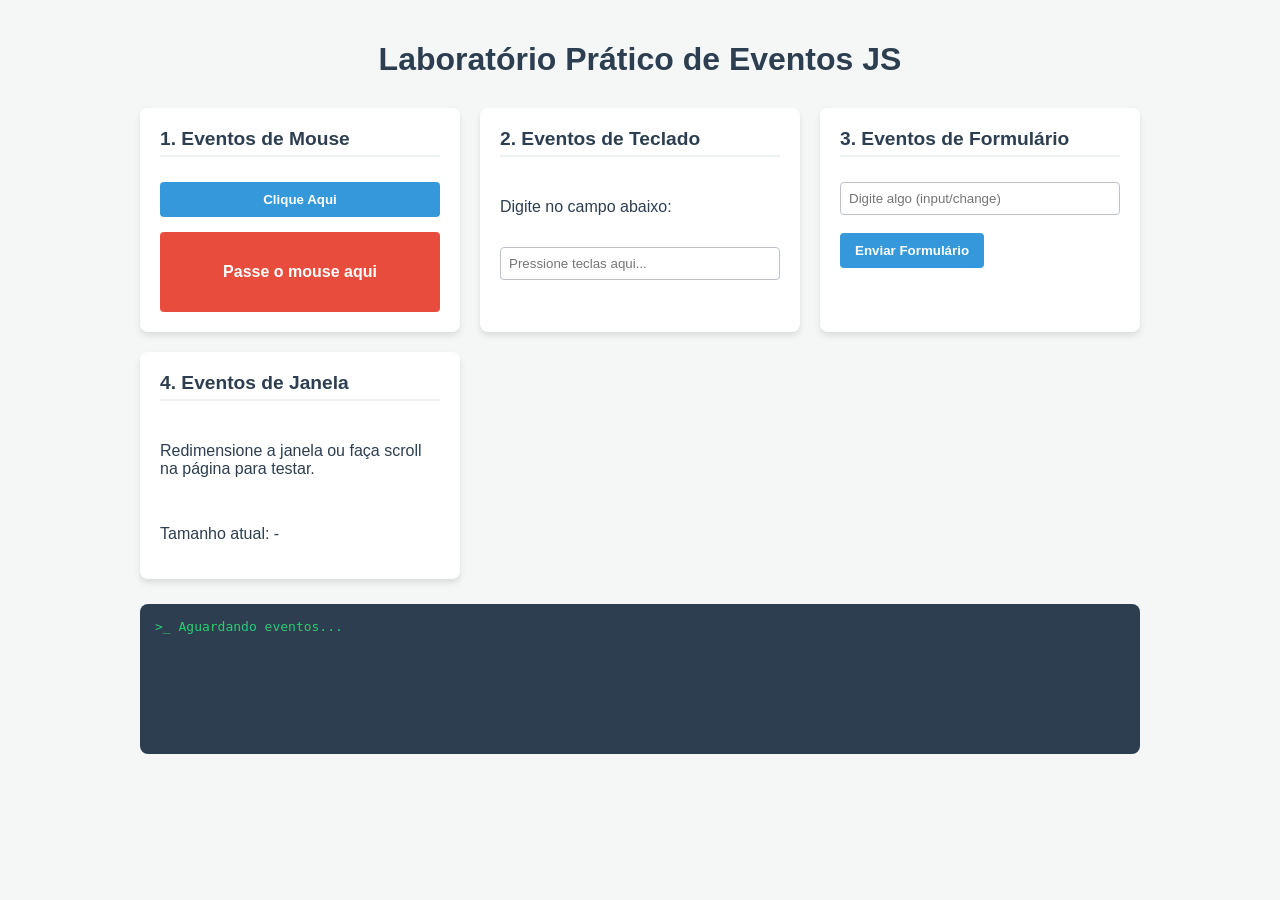
<file: Missao 110/index.html>
<!DOCTYPE html>
<html lang="pt-BR">

<head>
    <meta charset="UTF-8">
    <meta name="viewport" content="width=device-width, initial-scale=1.0">
    <title>Laboratório de Eventos JavaScript</title>
    <!-- Vinculação do arquivo CSS externo -->
    <link rel="stylesheet" href="css/style.css">
</head>

<body>

    <h1>Laboratório Prático de Eventos JS</h1>

    <div class="container">

        <!-- 1. EVENTOS DE MOUSE -->
        <div class="card">
            <h2>1. Eventos de Mouse</h2>
            <button id="btn-clique">Clique Aqui</button>
            <div id="area-mouse" class="box-teste">Passe o mouse aqui</div>
        </div>

        <!-- 2. EVENTOS DE TECLADO -->
        <div class="card">
            <h2>2. Eventos de Teclado</h2>
            <p>Digite no campo abaixo:</p>
            <input type="text" id="campo-teclado" placeholder="Pressione teclas aqui...">
        </div>

        <!-- 3. EVENTOS DE FORMULÁRIO -->
        <div class="card">
            <h2>3. Eventos de Formulário</h2>
            <form id="meu-formulario">
                <input type="text" id="campo-input" placeholder="Digite algo (input/change)" required>
                <br><br>
                <input type="submit" id="campo-envio" value="Enviar Formulário">
            </form>
        </div>

        <!-- 4. EVENTOS DE JANELA / PÁGINA -->
        <div class="card">
            <h2>4. Eventos de Janela</h2>
            <p>Redimensione a janela ou faça scroll na página para testar.</p>
            <p id="info-janela">Tamanho atual: -</p>
        </div>

    </div>

    <!-- PAINEL DE LOGS PARA VER OS RESULTADOS EM TEMPO REAL -->
    <div id="log-painel">
        <div>&gt;_ Aguardando eventos...</div>
    </div>

    <!-- Vinculação do arquivo JavaScript externo (no final do body) -->
    <script src="js/script.js"></script>
</body>

</html>
</file>
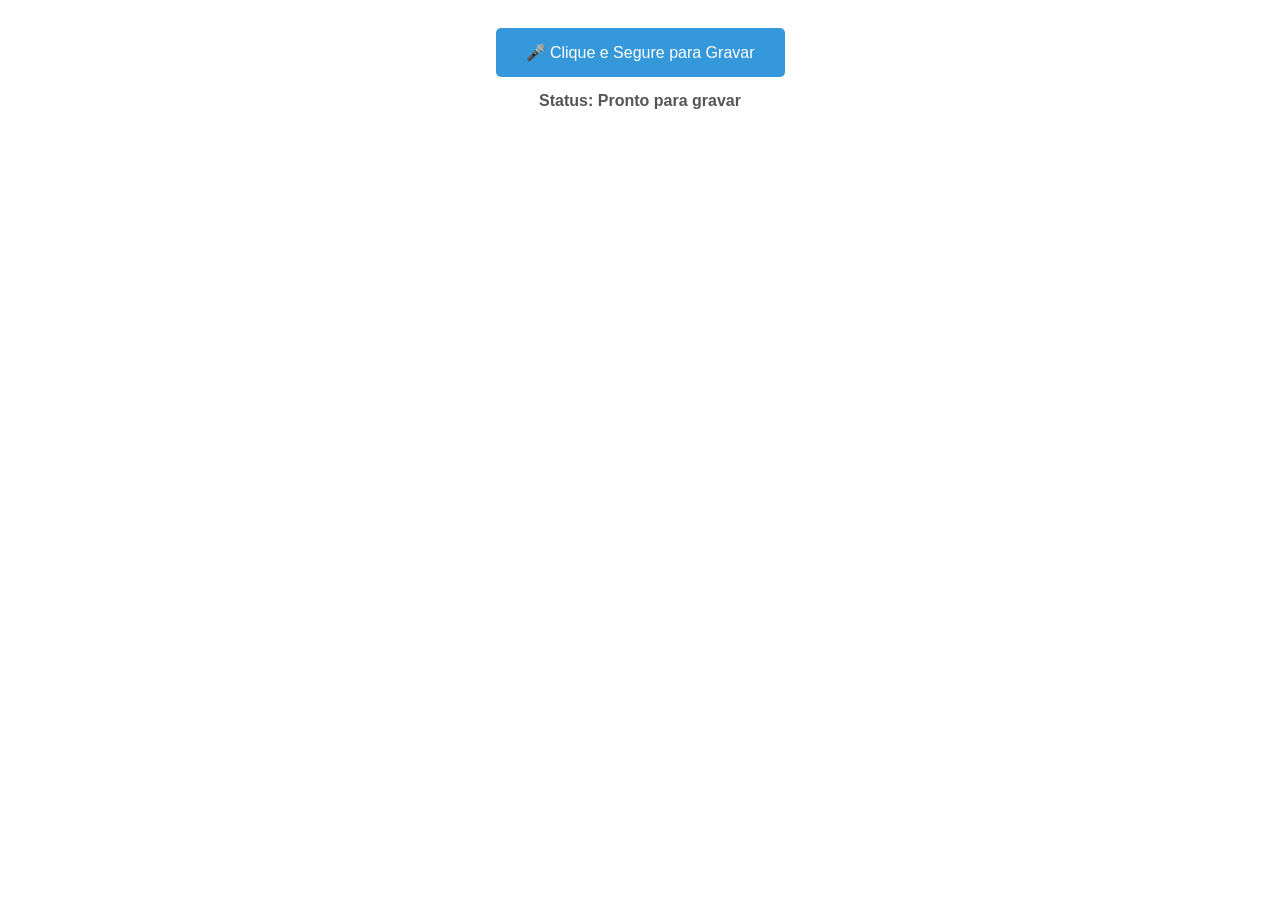
<file: missao 111/index.html>
<!DOCTYPE html>
<html lang="pt-BR">
<head>
    <meta charset="UTF-8">
    <meta name="viewport" content="width=device-width, initial-scale=1.0">
    <title>Simulador de Gravador de Áudio</title>
    <link rel="stylesheet" href="css/style.css">
</head>
<body>

    <div class="container-gravador">
        
        <!-- Botão que para clicar em gravar -->
        <button id="btn-gravador">
            🎤 Clique e Segure para Gravar
        </button>

        <!-- Elemento visual para mostrar o status -->
        <p id="status-gravacao">
            Status: Pronto para gravar
        </p>

    </div>

    <script src="js/script.js"></script>

</body>
</html>
</file>
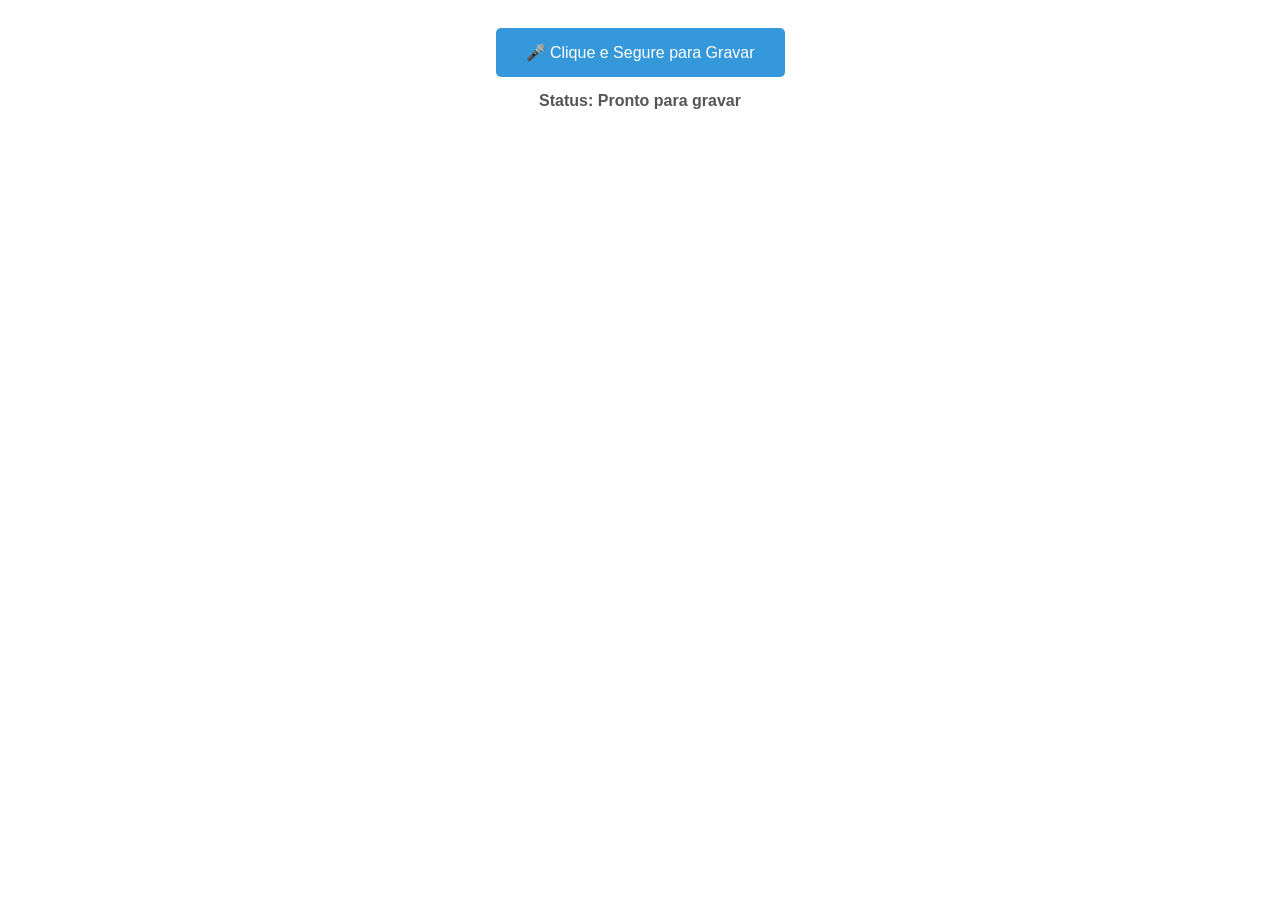
<file: missao 112/index.html>
<!DOCTYPE html>
<html lang="pt-BR">
<head>
    <meta charset="UTF-8">
    <meta name="viewport" content="width=device-width, initial-scale=1.0">
    <title>Simulador de Gravador de Áudio</title>
    <link rel="stylesheet" href="css/style.css">
    <link rel="manifest" href="manifest.json">
</head>
<body>

    <div class="container-gravador">
        
        <!-- Botão que para clicar em gravar -->
        <button id="btn-gravador">
            🎤 Clique e Segure para Gravar
        </button>

        <!-- Elemento visual para mostrar o status -->
        <p id="status-gravacao">
            Status: Pronto para gravar
        </p>

        <!-- Inserir essa linha para ouvir a própria  gravação após soltar-->
        <audio id="player-audio" controls style="margin-top: 15px; display: none;"></audio>

    </div>

    <script src="js/script.js"></script>

</body>
</html>
</file>
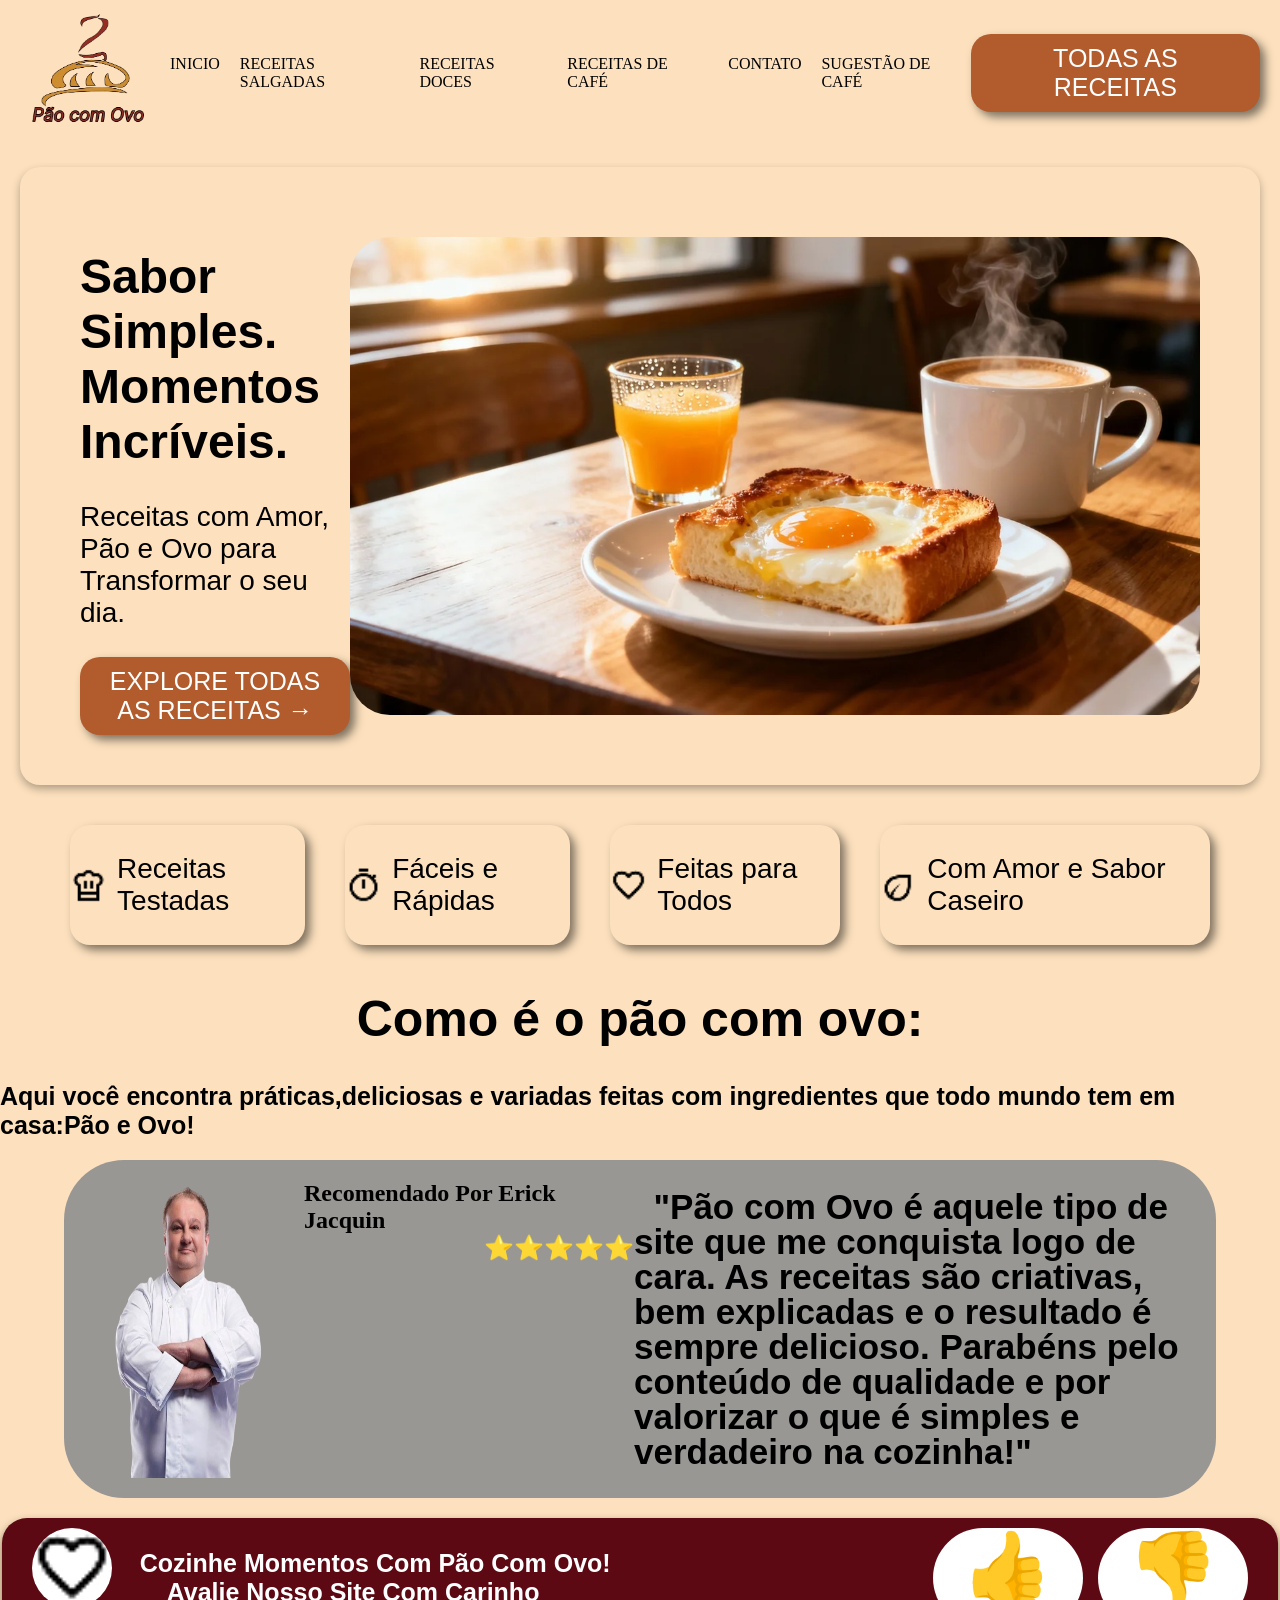
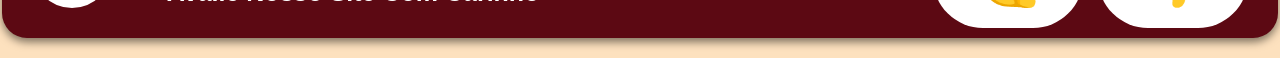
<file: missao 114/index.html>
<!DOCTYPE html>
<html lang="pt-br">

<head>
    <meta charset="UTF-8">
    <meta name="viewport" content="width=device-width, initial-scale=1.0">
    <title>Bread With Egg Two</title>
    <link rel="stylesheet" href="css/style.css">
    <link rel="icon" type="image/png" sizes="32x32" href="imagens/egg.png">


</head>

<body>
    <header>
        <img src="imagens/pãocomovo2.png" alt="Pão com Ovo" class="logo">

        <nav>
            <a href="index.html">INICIO</a>
            <a href="receitassalgadas.html">RECEITAS SALGADAS</a>
            <a href="receitasdoces.html">RECEITAS DOCES</a>
            <a href="receitascafe.html">RECEITAS DE CAFÉ</a>
            <a href="contato.html">CONTATO</a>
            <a href="sugestao.html">SUGESTÃO DE CAFÉ</a>

            
        </nav>
        <button class="btn">
            <a href="todas.html">TODAS AS RECEITAS</a>
        </button>
    </header>
    <main>
        <div class="texto">
            <h1> Sabor Simples. Momentos Incríveis.</h1>
            <p> Receitas com Amor, Pão e Ovo para Transformar o seu dia.</p>
            <button class="btn">
                <a href="todas.html"> EXPLORE TODAS AS RECEITAS → </a>
            </button>
        </div>
        <img src="imagens\pãocafeovolaranja.jpg" alt="pãocomtudo"
            class="secondimg">
    </main>

    <section class="icones">

        <div class="item">

            <img style box src="imagens\chef.png">

            <p>Receitas Testadas</p>

        </div>

        <div class="item">

            <img src="imagens\time.png">

            <p>Fáceis e Rápidas</p>

        </div>

        <div class="item">

            <img src="imagens\coraçau.png">

            <p>Feitas para Todos</p>

        </div>

        <div class="item">

            <img src="imagens\folha.png">

            <p>Com Amor e Sabor Caseiro</p>

        </div>

    </section>
    <h1 class="apresentacao">Como é o pão com ovo:</h1>
    <h2 class="apresentacao2">Aqui você encontra práticas,deliciosas e variadas feitas com ingredientes que todo mundo
        tem em casa:Pão e Ovo!</h2>

    <div class="avaliação">
        <img src="imagens/CHEF-FRANCÊS-ERICK-JACQUIN-removebg-preview.png" alt="Jacquin" class="jacquin">
        <h2 class="avaliacao-texto">Recomendado Por Erick
            Jacquin<br>&nbsp&nbsp&nbsp&nbsp&nbsp&nbsp&nbsp&nbsp&nbsp&nbsp&nbsp&nbsp&nbsp&nbsp&nbsp&nbsp&nbsp&nbsp&nbsp&nbsp&nbsp&nbsp&nbsp&nbsp&nbsp&nbsp&nbsp&nbsp&nbsp&nbsp⭐⭐⭐⭐⭐
        </h2>
        <h2 class="avaliacao-texto2">&nbsp "Pão com Ovo é aquele tipo de site que me conquista logo de cara. As receitas
            são criativas, bem explicadas e o resultado é sempre delicioso. Parabéns pelo conteúdo de qualidade e por
            valorizar o que é simples e verdadeiro na cozinha!"</h2>
    </div>



    <div class="feedback">
        <div class="bolabranca">
            <img src="imagens/coraçau.png" alt="Coração" class="coração">
        </div>
        <h2 class="feedback-texto"> &nbsp&nbsp&nbsp&nbspCozinhe Momentos Com Pão Com Ovo!<br>&nbsp&nbsp&nbsp&nbsp&nbsp&nbsp&nbsp&nbspAvalie Nosso Site Com Carinho</h2>

    <div class="botoes">
    <input type="radio" name="avaliacao" id="like">
    <label for="like">👍</label>

    <input type="radio" name="avaliacao" id="dislike">
    <label for="dislike">👎</label>
    </div>
        </div>
</body>

</html>
</file>
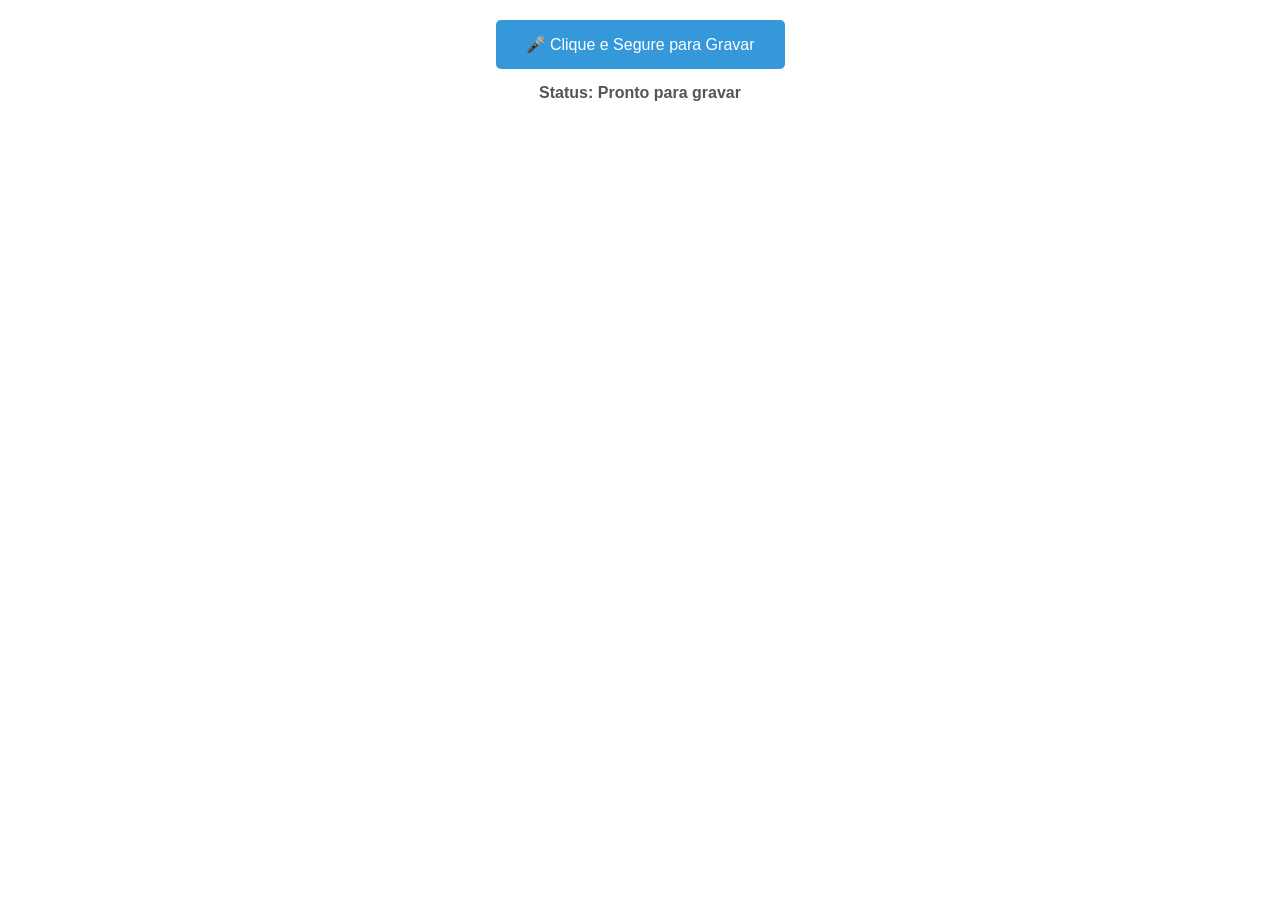
<file: missao 115/index.html>
<!DOCTYPE html>
<html lang="pt-BR">
<head>
    <meta charset="UTF-8">
    <meta name="viewport" content="width=device-width, initial-scale=1.0">
    <title>Simulador de Gravador de Áudio</title>
    <link rel="stylesheet" href="css/style.css">
    <link rel="manifest" href="manifest.webmanifest">
</head>
<body>

    <div class="container-gravador">
        
        <!-- Botão que para clicar em gravar -->
        <button id="btn-gravador">
            🎤 Clique e Segure para Gravar
        </button>

        <!-- Elemento visual para mostrar o status -->
        <p id="status-gravacao">
            Status: Pronto para gravar
        </p>

        <!-- Inserir essa linha para ouvir a própria  gravação após soltar-->
        <audio id="player-audio" controls style="margin-top: 15px; display: none;"></audio>


    </div>

    <script src="js/script.js"></script>

</body>
</html>
</file>
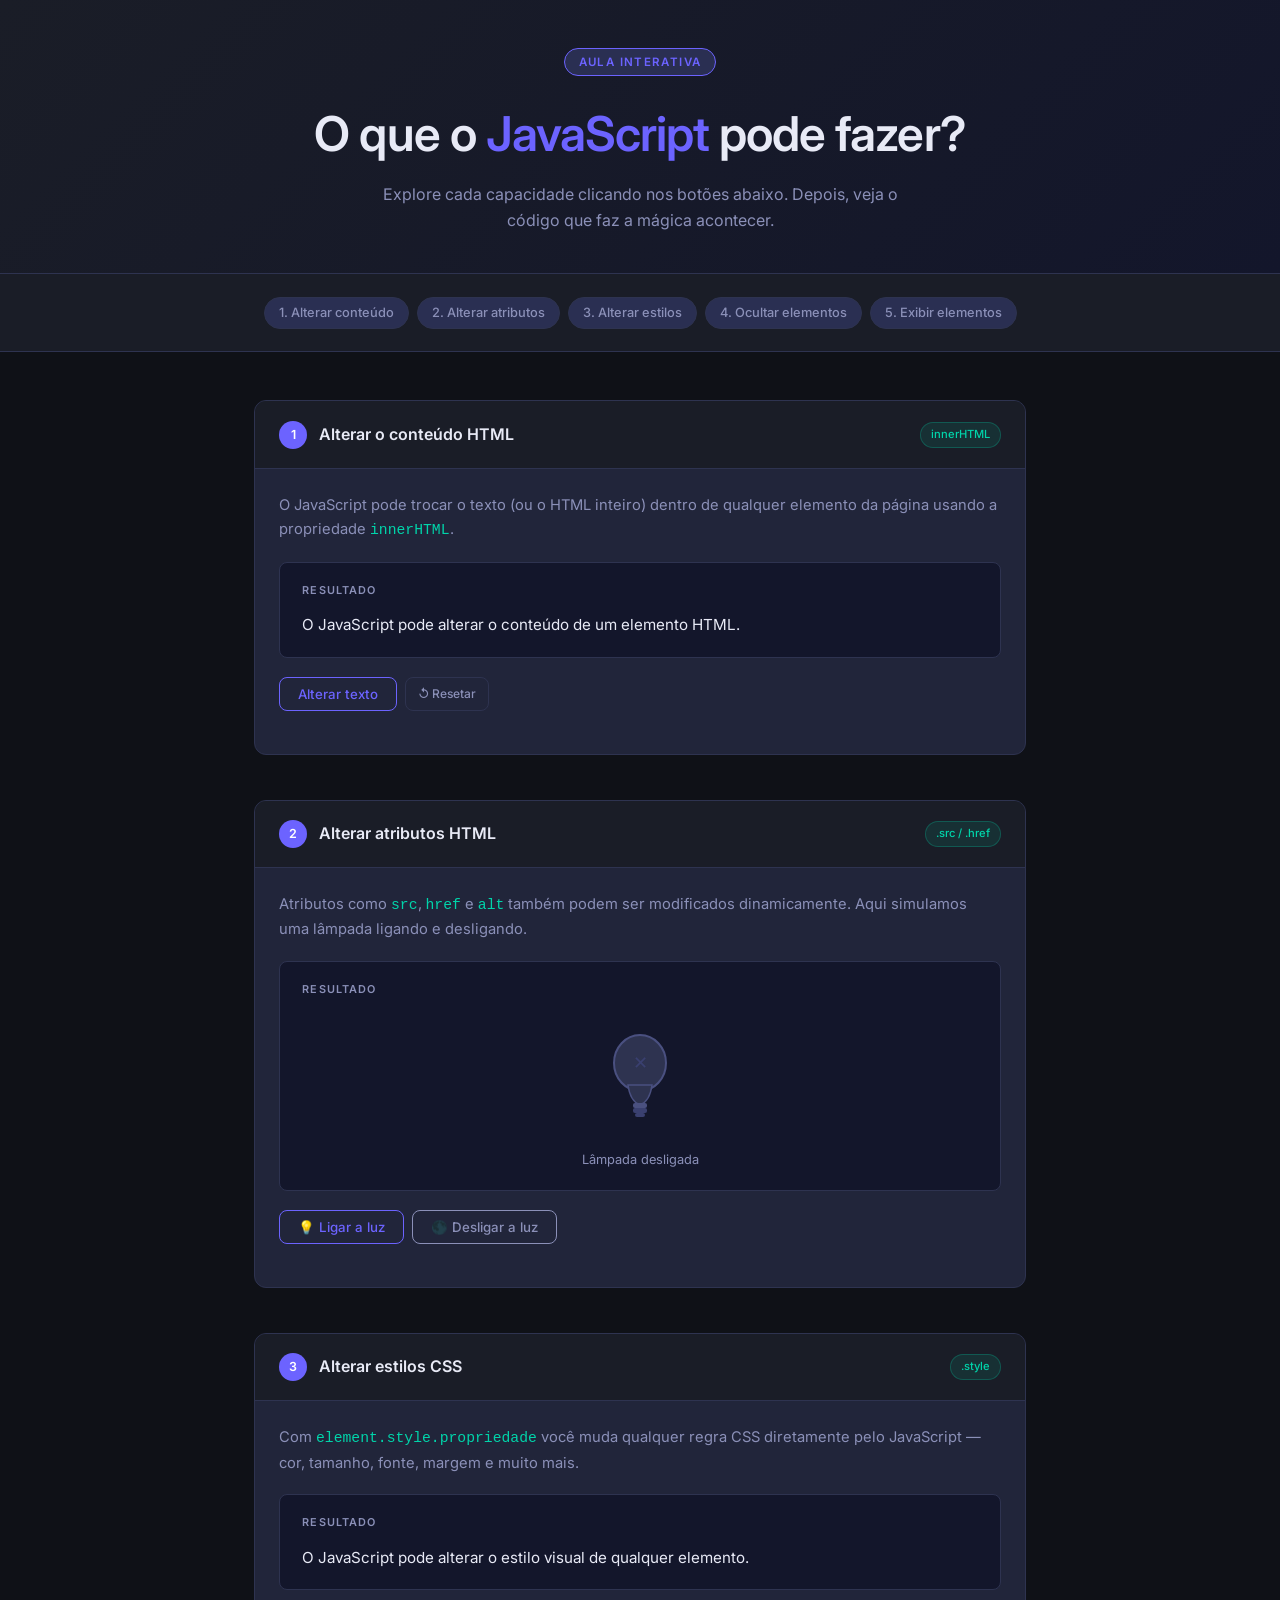
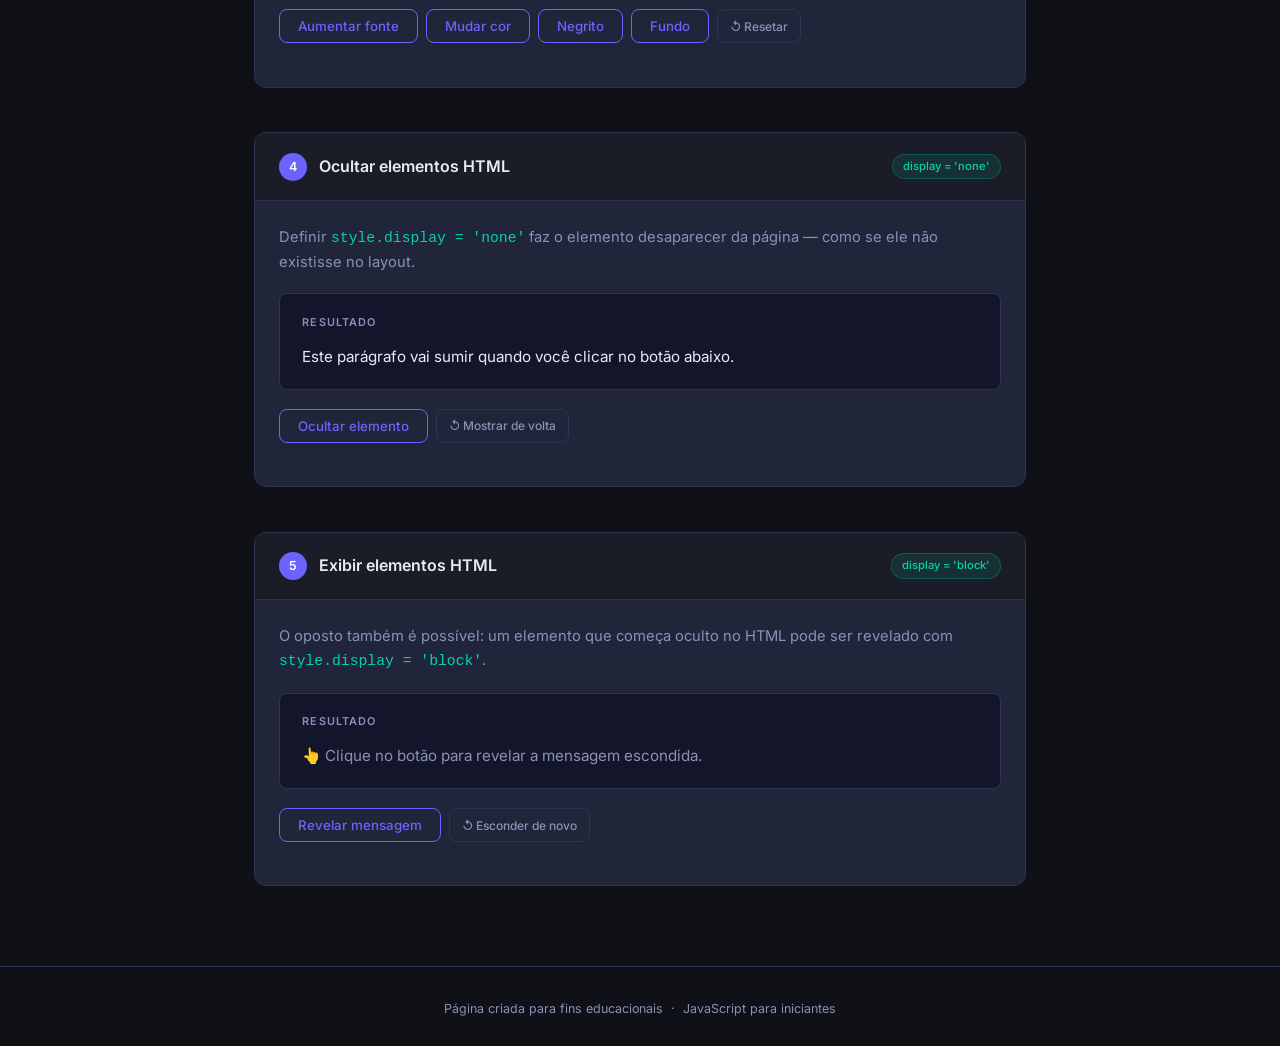
<file: missao 116/index.html>
<!DOCTYPE html>
<html lang="pt-BR">
<head>
  <meta charset="UTF-8">
  <meta name="viewport" content="width=device-width, initial-scale=1.0">
  <title>O que o JavaScript pode fazer?</title>
  <link rel="stylesheet" href="estilo.css">
</head>
<body>

<header>
  <div class="badge">Aula interativa</div>
  <h1>O que o <span>JavaScript</span> pode fazer?</h1>
  <p>Explore cada capacidade clicando nos botões abaixo. Depois, veja o código que faz a mágica acontecer.</p>
</header>

<nav>
  <a href="#s1">1. Alterar conteúdo</a>
  <a href="#s2">2. Alterar atributos</a>
  <a href="#s3">3. Alterar estilos</a>
  <a href="#s4">4. Ocultar elementos</a>
  <a href="#s5">5. Exibir elementos</a>
</nav>

<main>

  <!-- ── 1. ALTERAR CONTEÚDO ── -->
  <section class="section" id="s1">
    <div class="section-header">
      <div class="number">1</div>
      <h2>Alterar o conteúdo HTML</h2>
      <span class="chip">innerHTML</span>
    </div>
    <div class="section-body">
      <p class="desc">
        O JavaScript pode trocar o texto (ou o HTML inteiro) dentro de qualquer elemento da página usando a propriedade <code style="color:var(--accent2)">innerHTML</code>.
      </p>
      <div class="demo">
        <div class="demo-label">Resultado</div>
        <p id="demo1">O JavaScript pode alterar o conteúdo de um elemento HTML.</p>
      </div>
      <div class="btn-row">
        <button id="botao-alterar-texto">Alterar texto</button>
        <button class="reset" id="botao-resetar-demo1">↺ Resetar</button>
      </div>
    </div>
  </section>

  <!-- ── 2. ALTERAR ATRIBUTOS ── -->
  <section class="section" id="s2">
    <div class="section-header">
      <div class="number">2</div>
      <h2>Alterar atributos HTML</h2>
      <span class="chip">.src / .href</span>
    </div>
    <div class="section-body">
      <p class="desc">
        Atributos como <code style="color:var(--accent2)">src</code>, <code style="color:var(--accent2)">href</code> e <code style="color:var(--accent2)">alt</code> também podem ser modificados dinamicamente. Aqui simulamos uma lâmpada ligando e desligando.
      </p>
      <div class="demo">
        <div class="demo-label">Resultado</div>
        <div class="lamp-wrap">
          <div id="lamp" class="lamp-svg">
            <!-- Lâmpada DESLIGADA -->
            <svg id="lamp-off" viewBox="0 0 80 120" xmlns="http://www.w3.org/2000/svg">
              <ellipse cx="40" cy="50" rx="26" ry="28" fill="#2e3350" stroke="#4a5080" stroke-width="2"/>
              <path d="M28 72 Q30 88 40 92 Q50 88 52 72 Z" fill="#2e3350" stroke="#4a5080" stroke-width="1.5"/>
              <rect x="33" y="90" width="14" height="5" rx="2" fill="#4a5080"/>
              <rect x="33" y="95" width="14" height="5" rx="2" fill="#3a4070"/>
              <rect x="35" y="100" width="10" height="4" rx="2" fill="#3a4070"/>
              <text x="40" y="56" text-anchor="middle" font-size="18" fill="#3a4070">✕</text>
            </svg>
            <!-- Lâmpada LIGADA -->
            <svg id="lamp-on" viewBox="0 0 80 120" xmlns="http://www.w3.org/2000/svg" style="display:none">
              <ellipse cx="40" cy="50" rx="26" ry="28" fill="#fffacd" stroke="#f0c040" stroke-width="2"/>
              <path d="M28 72 Q30 88 40 92 Q50 88 52 72 Z" fill="#ffe88a" stroke="#f0c040" stroke-width="1.5"/>
              <rect x="33" y="90" width="14" height="5" rx="2" fill="#c0a020"/>
              <rect x="33" y="95" width="14" height="5" rx="2" fill="#b09010"/>
              <rect x="35" y="100" width="10" height="4" rx="2" fill="#b09010"/>
              <text x="40" y="58" text-anchor="middle" font-size="20" fill="#f0c040">★</text>
              <line x1="40" y1="16" x2="40" y2="8"  stroke="#f0c040" stroke-width="2" stroke-linecap="round"/>
              <line x1="62" y1="24" x2="68" y2="18" stroke="#f0c040" stroke-width="2" stroke-linecap="round"/>
              <line x1="18" y1="24" x2="12" y2="18" stroke="#f0c040" stroke-width="2" stroke-linecap="round"/>
              <line x1="68" y1="46" x2="76" y2="46" stroke="#f0c040" stroke-width="2" stroke-linecap="round"/>
              <line x1="12" y1="46" x2="4"  y2="46" stroke="#f0c040" stroke-width="2" stroke-linecap="round"/>
            </svg>
          </div>
          <span id="lamp-status" style="font-size:0.8rem;color:var(--muted)">Lâmpada desligada</span>
        </div>
      </div>
      <div class="btn-row">
        <button id="botao-ligar">💡 Ligar a luz</button>
        <button class="secondary" id="botao-desligar">🌑 Desligar a luz</button>
      </div>
    </div>
  </section>

  <!-- ── 3. ALTERAR ESTILOS ── -->
  <section class="section" id="s3">
    <div class="section-header">
      <div class="number">3</div>
      <h2>Alterar estilos CSS</h2>
      <span class="chip">.style</span>
    </div>
    <div class="section-body">
      <p class="desc">
        Com <code style="color:var(--accent2)">element.style.propriedade</code> você muda qualquer regra CSS diretamente pelo JavaScript — cor, tamanho, fonte, margem e muito mais.
      </p>
      <div class="demo">
        <div class="demo-label">Resultado</div>
        <p id="demo3" class="texto-demonstracao3">O JavaScript pode alterar o estilo visual de qualquer elemento.</p>
      </div>
      <div class="btn-row">
        <button id="botao-aumentar-fonte">Aumentar fonte</button>
        <button id="botao-mudar-cor">Mudar cor</button>
        <button id="botao-negrito">Negrito</button>
        <button id="botao-fundo">Fundo</button>
        <button class="reset" id="botao-resetar-demo3">↺ Resetar</button>
      </div>
    </div>
  </section>

  <!-- ── 4. OCULTAR ── -->
  <section class="section" id="s4">
    <div class="section-header">
      <div class="number">4</div>
      <h2>Ocultar elementos HTML</h2>
      <span class="chip">display = 'none'</span>
    </div>
    <div class="section-body">
      <p class="desc">
        Definir <code style="color:var(--accent2)">style.display = 'none'</code> faz o elemento desaparecer da página — como se ele não existisse no layout.
      </p>
      <div class="demo">
        <div class="demo-label">Resultado</div>
        <p id="demo4">Este parágrafo vai sumir quando você clicar no botão abaixo.</p>
      </div>
      <div class="btn-row">
        <button id="botao-ocultar">Ocultar elemento</button>
        <button class="reset" id="botao-mostrar">↺ Mostrar de volta</button>
      </div>
    </div>
  </section>

  <!-- ── 5. EXIBIR ── -->
  <section class="section" id="s5">
    <div class="section-header">
      <div class="number">5</div>
      <h2>Exibir elementos HTML</h2>
      <span class="chip">display = 'block'</span>
    </div>
    <div class="section-body">
      <p class="desc">
        O oposto também é possível: um elemento que começa oculto no HTML pode ser revelado com <code style="color:var(--accent2)">style.display = 'block'</code>.
      </p>
      <div class="demo">
        <div class="demo-label">Resultado</div>
        <p id="demo5-hint" class="dica-demonstracao5">👆 Clique no botão para revelar a mensagem escondida.</p>
        <p id="hidden-text" class="texto-escondido">🎉 Olá! Eu estava escondido no código HTML o tempo todo!</p>
      </div>
      <div class="btn-row">
        <button id="botao-revelar">Revelar mensagem</button>
        <button class="reset" id="botao-esconder">↺ Esconder de novo</button>
      </div>
    </div>
  </section>

</main>

<footer>
  Página criada para fins educacionais &nbsp;·&nbsp; JavaScript para iniciantes
</footer>

<script src="script.js"></script>
</body>
</html>
</file>
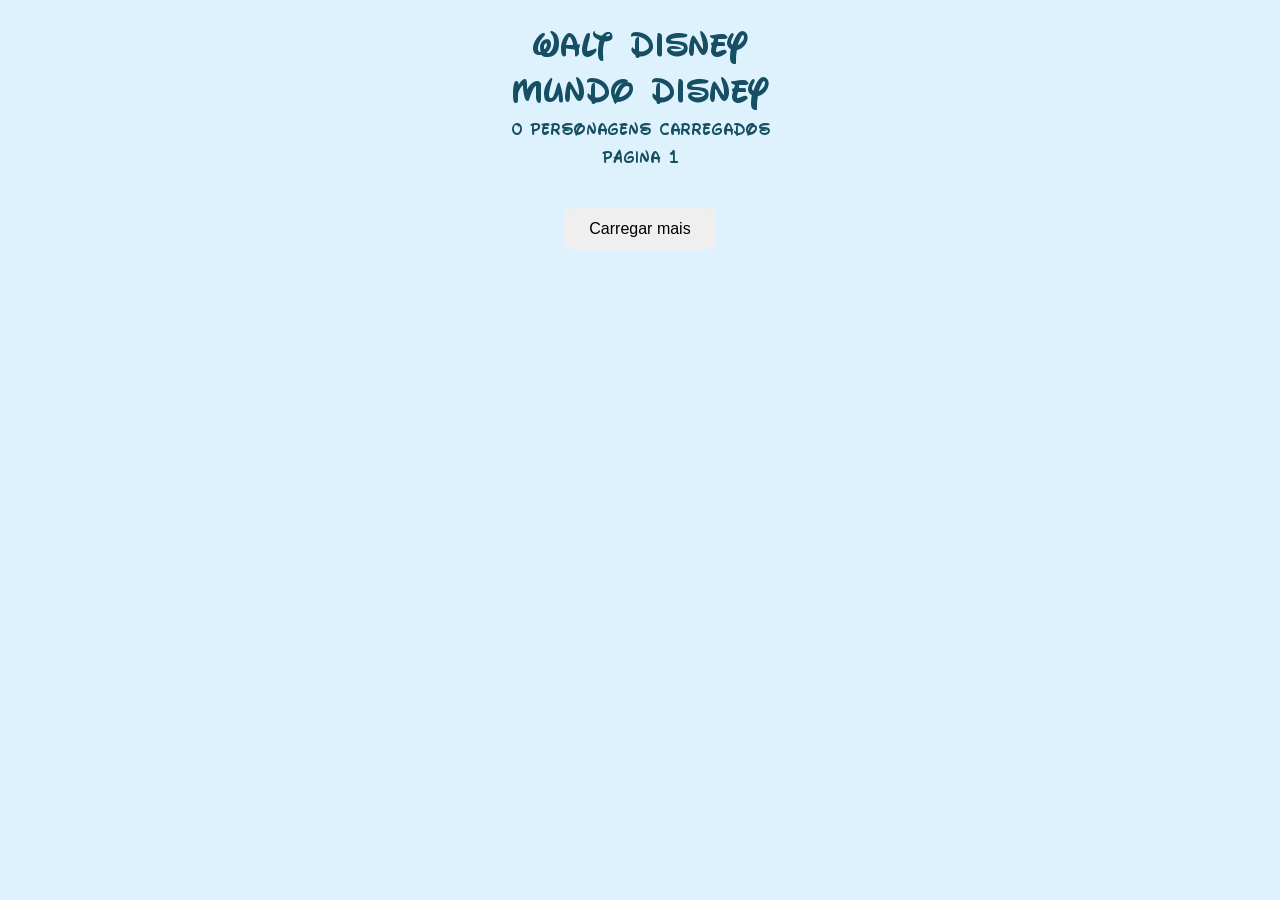
<file: missao 117/index.html>
<!DOCTYPE html>
<html lang="pt-BR">
<head>
    <meta charset="UTF-8">
    <meta name="viewport" content="width=device-width, initial-scale=1.0">
    <title>Mundo Disney</title>
    <link rel="stylesheet" href="css/style.css">
</head>
<body>
    <h1>Walt Disney</h1>
    <h1>Mundo Disney</h1>

    <p id="contador">0 personagens carregados</p>
    <p id="paginaAtual">Página 1</p>

    <div class="container" id="container"></div>

    <button id="btnCarregar">Carregar mais</button>

    <script src="js/script.js"></script>
</body>
</html>
</file>
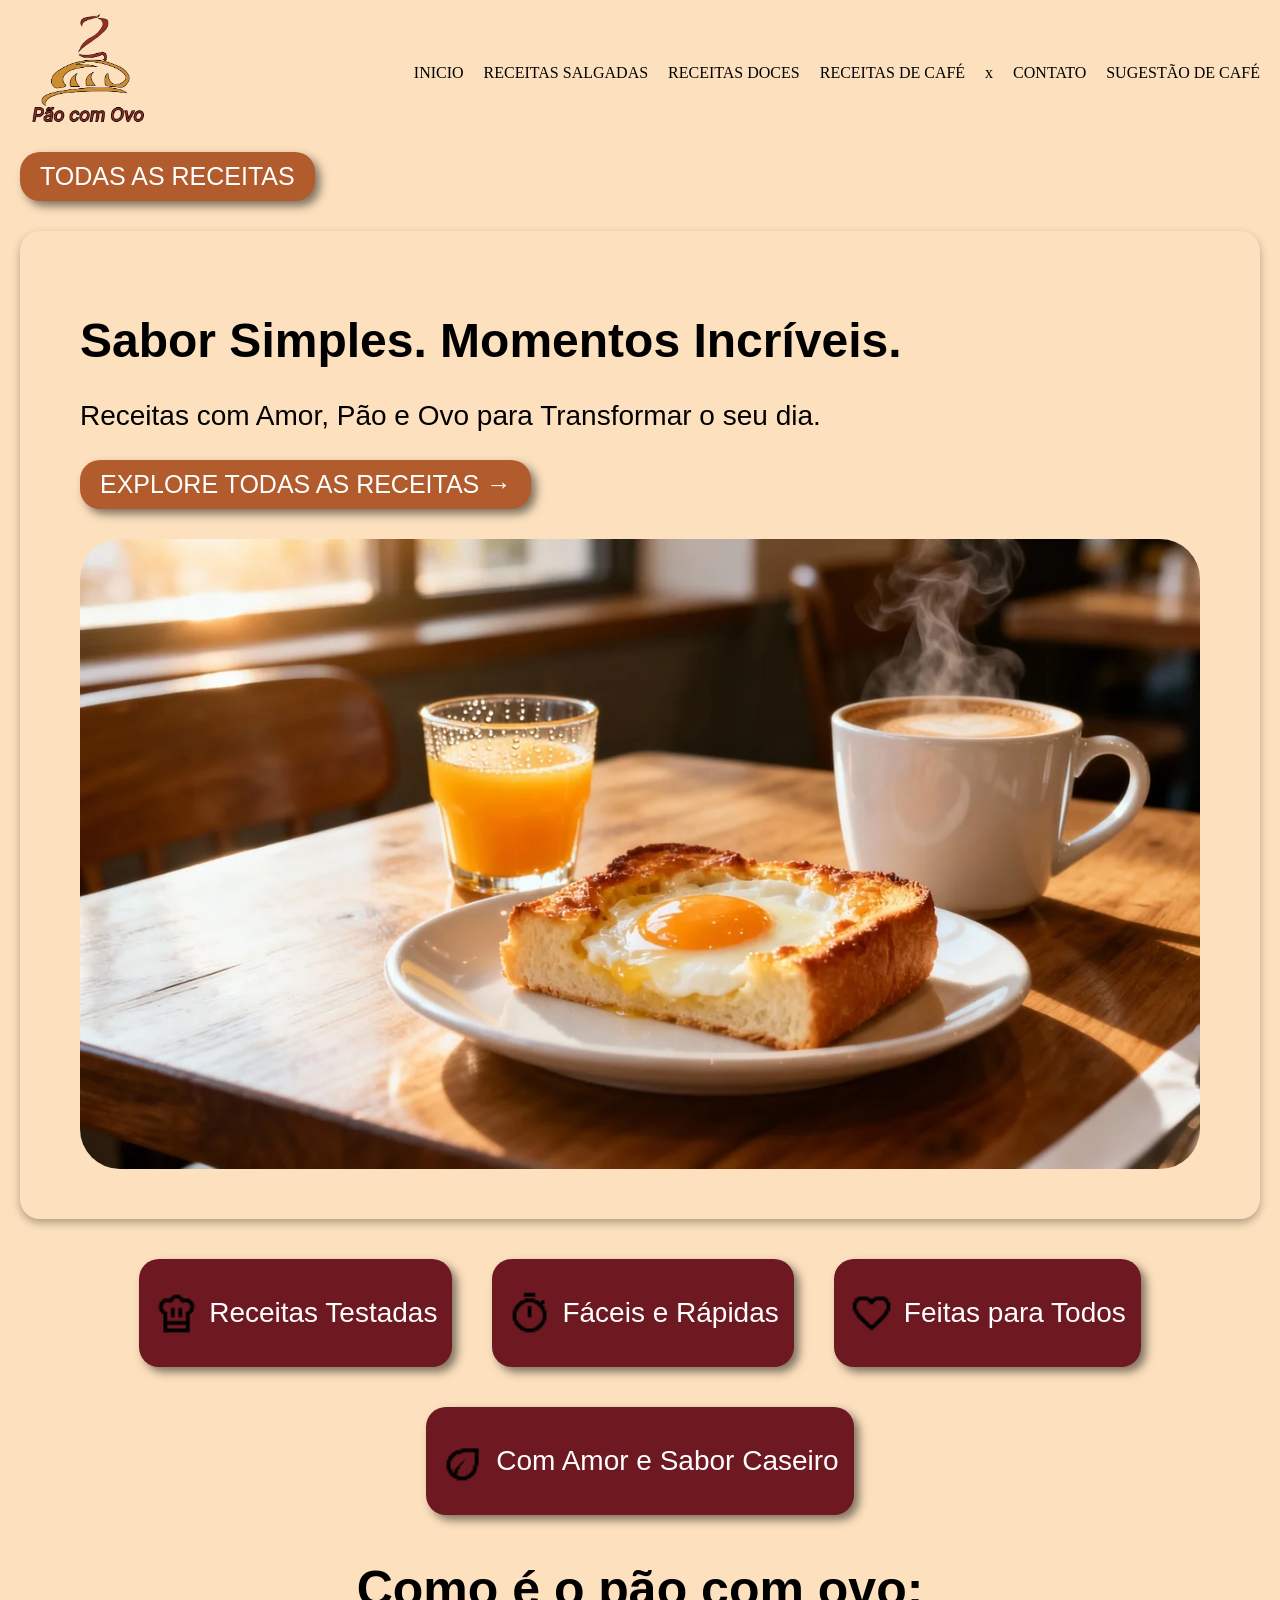
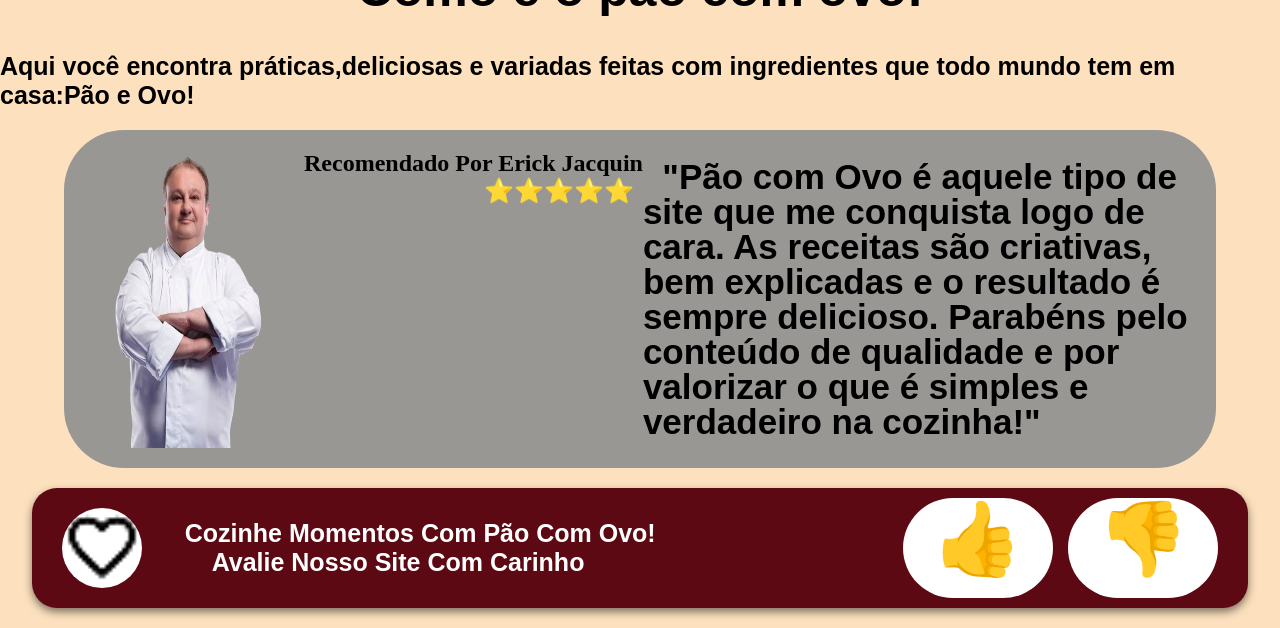
<file: missao 118/index.html>
<!DOCTYPE html>
<html lang="pt-br">

<head>
    <meta charset="UTF-8">
    <meta name="viewport" content="width=device-width, initial-scale=1.0">
    <title>Bread With Egg Two</title>
    <link rel="stylesheet" href="css/style.css">
    <link rel="icon" type="image/png" sizes="32x32" href="imagens/egg.png">


</head>

<body>
    <header>
        <img src="imagens/pãocomovo2.png" alt="Pão com Ovo" class="logo">

        <nav>
            <a href="index.html">INICIO</a>
            <a href="receitassalgadas.html">RECEITAS SALGADAS</a>
            <a href="receitasdoces.html">RECEITAS DOCES</a>
            <a href="receitascafe.html">RECEITAS DE CAFÉ</a>x
            <a href="contato.html">CONTATO</a>
            <a href="sugestao.html">SUGESTÃO DE CAFÉ</a>

            
        </nav>
        <button class="btn">
            <a href="todas.html">TODAS AS RECEITAS</a>
        </button>
    </header>
    <main>
        <div class="texto">
            <h1> Sabor Simples. Momentos Incríveis.</h1>
            <p> Receitas com Amor, Pão e Ovo para Transformar o seu dia.</p>
            <button class="btn">
                <a href="todas.html"> EXPLORE TODAS AS RECEITAS → </a>
            </button>
        </div>
        <img src="imagens/pãocafeovolaranja.jpg" alt="pãocomtudo"
            class="secondimg">
    </main>

    <section class="icones">

        <div class="item">

            <img src="imagens/chef.png" alt="Chef">

            <p>Receitas Testadas</p>

        </div>

        <div class="item">

            <img src="imagens/time.png">

            <p>Fáceis e Rápidas</p>

        </div>

        <div class="item">

            <img src="imagens/coraçau.png">

            <p>Feitas para Todos</p>

        </div>

        <div class="item">

            <img src="imagens/folha.png">

            <p>Com Amor e Sabor Caseiro</p>

        </div>

    </section>
    <h1 class="apresentacao">Como é o pão com ovo:</h1>
    <h2 class="apresentacao2">Aqui você encontra práticas,deliciosas e variadas feitas com ingredientes que todo mundo
        tem em casa:Pão e Ovo!</h2>

    <div class="avaliação">
        <img src="imagens/CHEF-FRANCÊS-ERICK-JACQUIN-removebg-preview.png" alt="Jacquin" class="jacquin">
        <h2 class="avaliacao-texto">Recomendado Por Erick
            Jacquin<br>&nbsp&nbsp&nbsp&nbsp&nbsp&nbsp&nbsp&nbsp&nbsp&nbsp&nbsp&nbsp&nbsp&nbsp&nbsp&nbsp&nbsp&nbsp&nbsp&nbsp&nbsp&nbsp&nbsp&nbsp&nbsp&nbsp&nbsp&nbsp&nbsp&nbsp⭐⭐⭐⭐⭐
        </h2>
        <h2 class="avaliacao-texto2">&nbsp "Pão com Ovo é aquele tipo de site que me conquista logo de cara. As receitas
            são criativas, bem explicadas e o resultado é sempre delicioso. Parabéns pelo conteúdo de qualidade e por
            valorizar o que é simples e verdadeiro na cozinha!"</h2>
    </div>



    <div class="feedback">
        <div class="bolabranca">
            <img src="imagens/coraçau.png" alt="Coração" class="coração">
        </div>
        <h2 class="feedback-texto"> &nbsp&nbsp&nbsp&nbspCozinhe Momentos Com Pão Com Ovo!<br>&nbsp&nbsp&nbsp&nbsp&nbsp&nbsp&nbsp&nbspAvalie Nosso Site Com Carinho</h2>

    <div class="botoes">
    <input type="radio" name="avaliacao" id="like">
    <label for="like">👍</label>

    <input type="radio" name="avaliacao" id="dislike">
    <label for="dislike">👎</label>
    </div>
        </div>
</body>

</html>
</file>
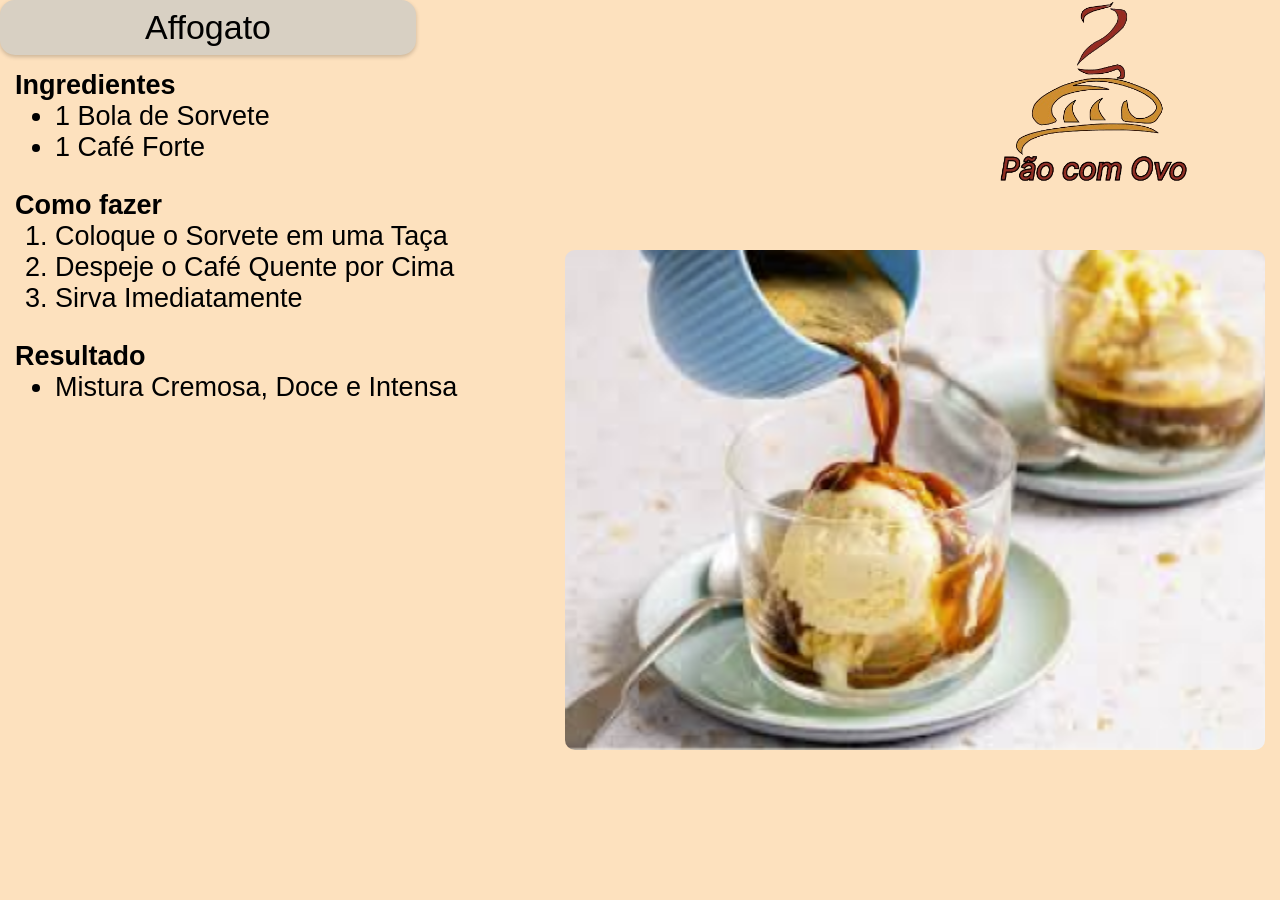
<file: missao 114/Affogato.html>
<!DOCTYPE html>
<html lang="pt-br">
<head>
    <meta charset="UTF-8">
    <meta name="viewport" content="width=device-width, initial-scale=1.0">
    <title>Affogato</title>
    <link rel="stylesheet" href="cssdoce/Affogato.css">
    <link rel="icon" type="image/png" sizes="32x32" href="imagens/egg.png">
</head>
<body>

<div class="topo">
        <div class="titulo">
            Affogato
        </div>

        <a href ="receitasdoces.html"><img src="imagens/pãocomovo2.png" alt="Logo" class="logo"></a>
    </div>

    <div class="conteudo">

        <div class="texto">

            <h2>Ingredientes</h2>

            <ul>
                <li>1 Bola de Sorvete</li>
                <li>1 Café Forte</li>
            </ul>

            <h2>Como fazer</h2>

            <ol>
                <li>Coloque o Sorvete em uma Taça</li>
                <li>Despeje o Café Quente por Cima</li> 
                <li>Sirva Imediatamente</li>
            </ol>
            <h2>Resultado</h2>
            <ul>
                <li>Mistura Cremosa, Doce e Intensa</li>
            </ul>


        </div>

        <img src="imagens/Affogato.png" alt="Affogato" class="foto">

    </div>
</body>
</html>
</file>
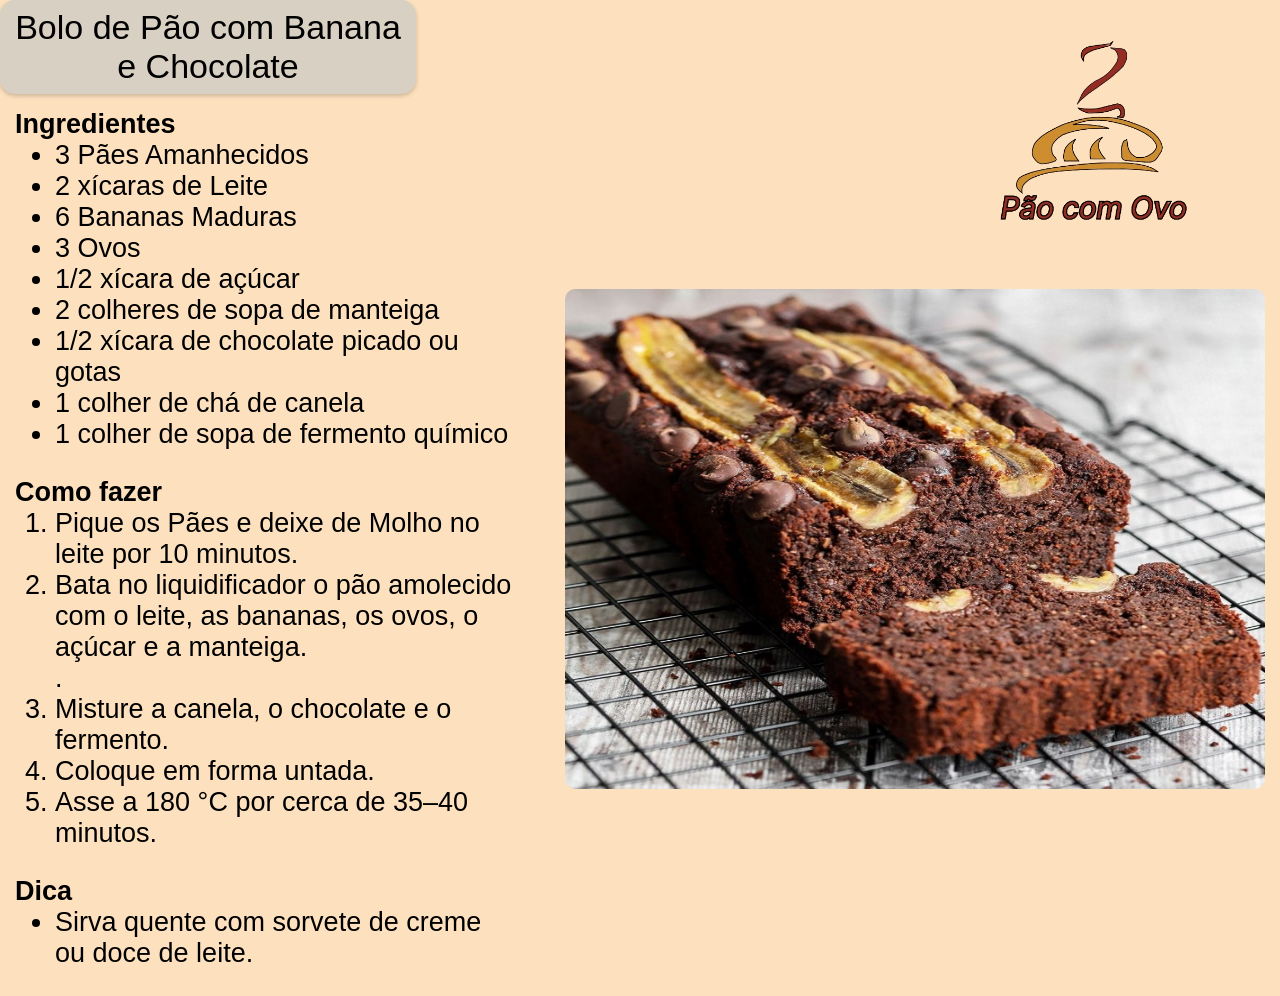
<file: missao 114/Bolo_Pao_Banana_Chocolate.html>
<!DOCTYPE html>
<html lang="pt-br">
<head>
    <meta charset="UTF-8">
    <meta name="viewport" content="width=device-width, initial-scale=1.0">
    <title>Bolo de Pão com Banana e Chocolate</title>
    <link rel="stylesheet" href="cssdoce/Bolo_Pao_Banana_Chocolate.css">
    <link rel="icon" type="image/png" sizes="32x32" href="imagens/egg.png">
</head>
<body>

<div class="topo">
        <div class="titulo">
            Bolo de Pão com Banana e Chocolate
        </div>

        <a href ="receitasdoces.html"><img src="imagens/pãocomovo2.png" alt="Logo" class="logo"></a>
    </div>

    <div class="conteudo">

        <div class="texto">

            <h2>Ingredientes</h2>

            <ul>
                <li>3 Pães Amanhecidos</li>
                <li>2 xícaras de Leite</li>
                <li>6 Bananas Maduras</li>
                <li>3 Ovos</li>
                <li>1/2 xícara de açúcar</li>
                <li>2 colheres de sopa de manteiga</li>
                <li>1/2 xícara de chocolate picado ou gotas</li>
                <li>1 colher de chá de canela</li>
                <li>1 colher de sopa de fermento químico</li>

            </ul>

            <h2>Como fazer</h2>

            <ol>
                <li>Pique os Pães e deixe de Molho no leite por 10 minutos.</li>
                <li>Bata no liquidificador o pão amolecido com o leite, as bananas, os ovos, o açúcar e a manteiga.</li>.</li>
                <li>Misture a canela, o chocolate e o fermento.</li>
                <li>Coloque em forma untada.</li>
                <li>Asse a 180 °C por cerca de 35–40 minutos.</li>
            </ol>
            <h2>Dica</h2>
            <ul>
                <li>Sirva quente com sorvete de creme ou doce de leite.</li>
            </ul>

        </div>

        <img src="imagens/Pao-Banana-chocolate.jpg" alt="Bolo de Pão com Banana e Chocolate" class="foto">

    </div>
</body>
</html>
</file>
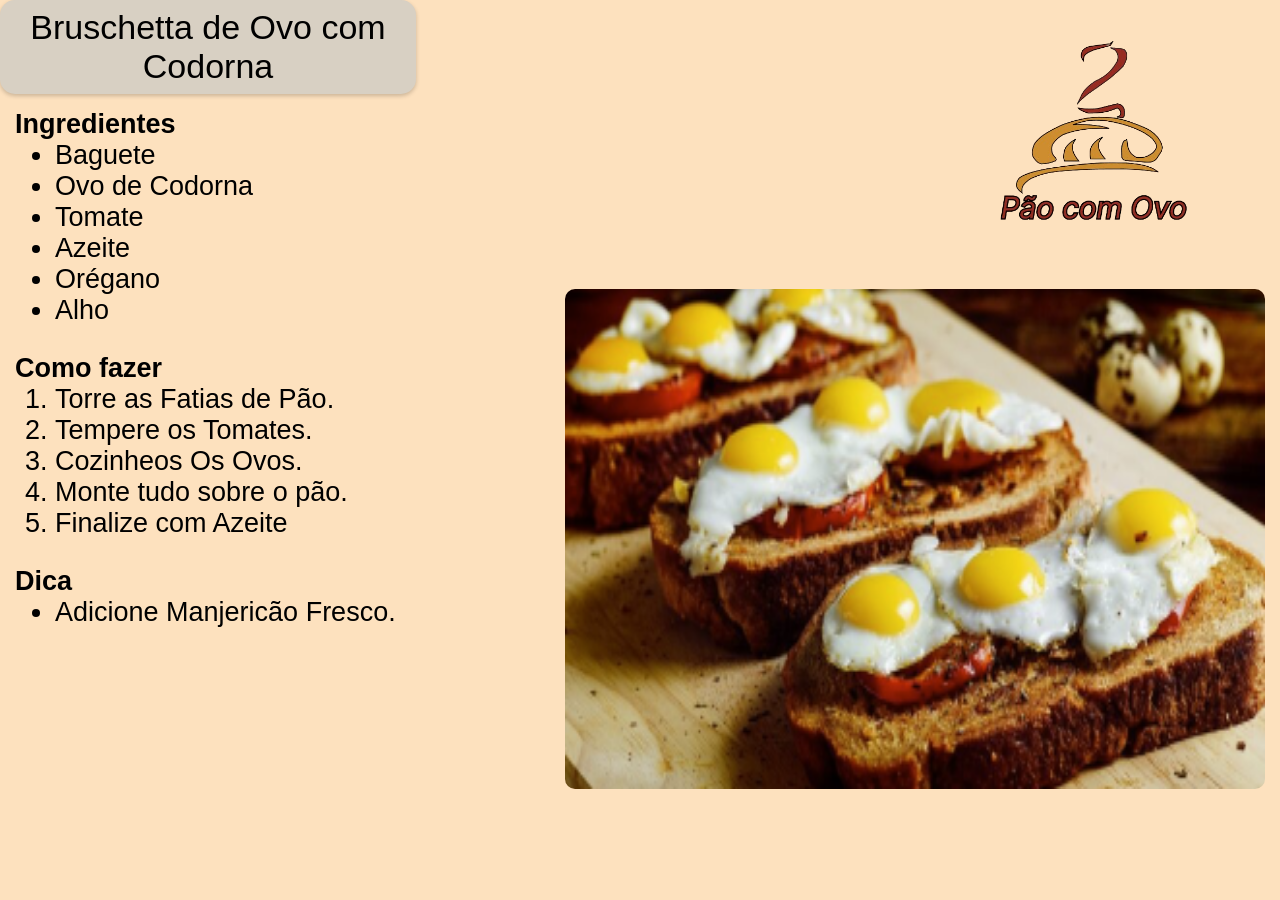
<file: missao 114/bruschetta_ovo_codorna.html>
<!DOCTYPE html>
<html lang="pt-br">
<head>
    <meta charset="UTF-8">
    <meta name="viewport" content="width=device-width, initial-scale=1.0">
    <title>Bruschetta de Ovo com Codorna</title>
    <link rel="stylesheet" href="cssSALGADO/BruschettaOvoCodorna.css">
    <link rel="icon" type="image/png" sizes="32x32" href="imagens/egg.png">
</head>
<body>

<div class="topo">
        <div class="titulo">
            Bruschetta de Ovo com Codorna
        </div>

        <a href ="receitassalgadas.html"><img src="imagens/pãocomovo2.png" alt="Logo" class="logo"></a>
    </div>

    <div class="conteudo">

        <div class="texto">

            <h2>Ingredientes</h2>

            <ul>
                <li>Baguete</li>
                <li>Ovo de Codorna</li>
                <li>Tomate</li>
                <li>Azeite</li>
                <li>Orégano</li>
                <li>Alho</li>
            </ul>

            <h2>Como fazer</h2>

            <ol>
                <li>Torre as Fatias de Pão.</li>
                <li>Tempere os Tomates.</li>
                <li>Cozinheos Os Ovos.</li>
                <li>Monte tudo sobre o pão.</li>
                <li>Finalize com Azeite</li>
            </ol>
            <h2>Dica</h2>
            <ul>
                <li>Adicione Manjericão Fresco.</li>
            </ul>


        </div>

        <img src="imagens/BruschettaOvoCodorna.png" alt="Bruschetta de Ovo com Codorna" class="foto">

    </div>
</body>
</html>
</file>
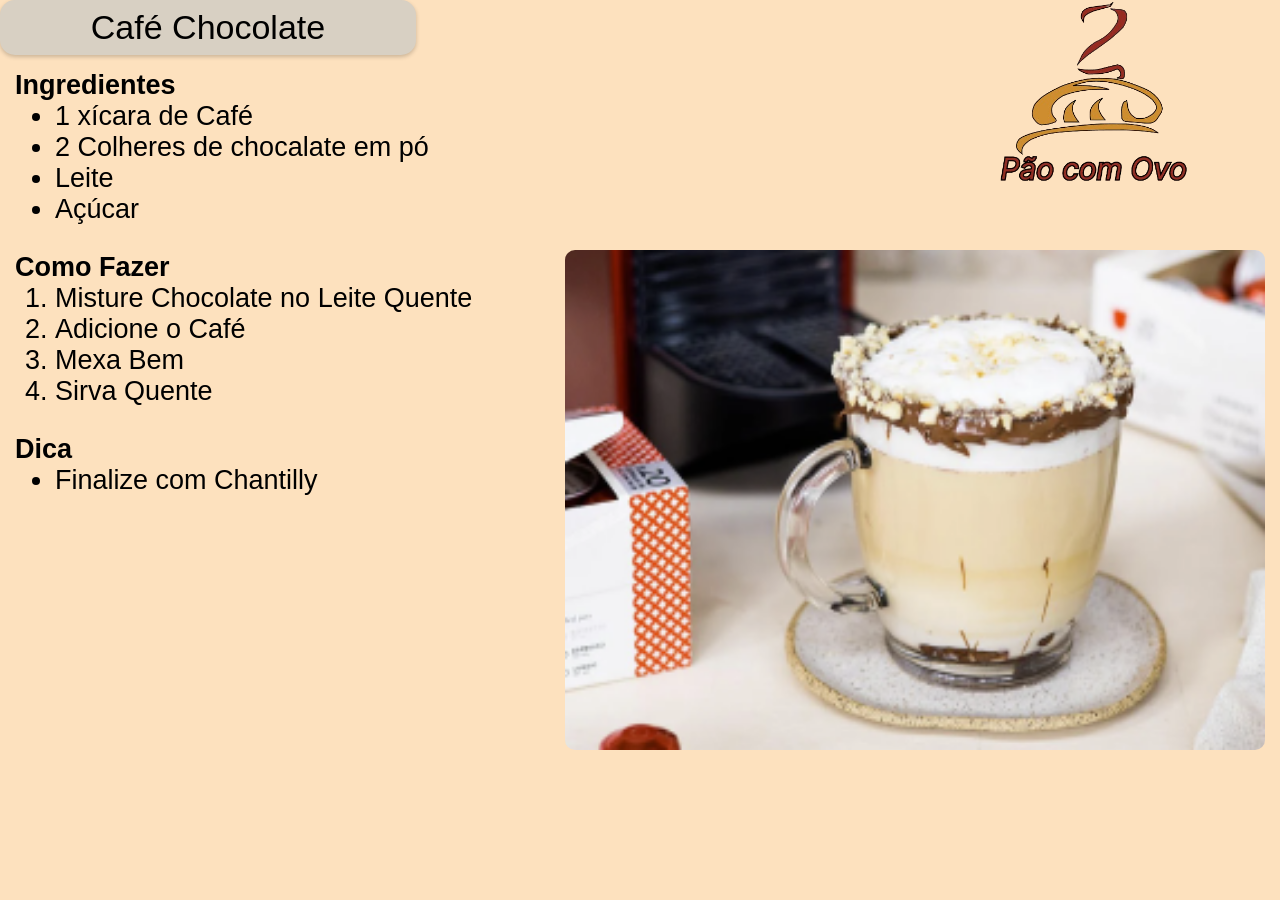
<file: missao 114/Cafe_Chocolate.html>
<!DOCTYPE html>
<html lang="pt-br">
<head>
    <meta charset="UTF-8">
    <meta name="viewport" content="width=device-width, initial-scale=1.0">
    <title>Café Chocolate</title>
    <link rel="stylesheet" href="cssCAFE/Cafe_Chocolate.css">
    <link rel="icon" type="image/png" sizes="32x32" href="imagens/egg.png">
</head>
<body>

<div class="topo">
        <div class="titulo">
            Café Chocolate
        </div>

        <a href ="receitascafe.html"><img src="imagens/pãocomovo2.png" alt="Logo" class="logo"></a>
    </div>

    <div class="conteudo">

        <div class="texto">

            <h2>Ingredientes</h2>

            <ul>
                <li>1 xícara de Café</li>
                <li>2 Colheres de chocalate em pó</li>
                <li>Leite</li>
                <li>Açúcar</li>

            </ul>
            <h2>Como Fazer</h2>
            <ol>
                <li>Misture Chocolate no Leite Quente</li>
                <li>Adicione o Café</li>
                <li>Mexa Bem</li>
                <li>Sirva Quente</li>
            </ol>
            <h2>Dica</h2>
            <ul>
                <li>Finalize com Chantilly</li>
            </ul>


        </div>

        <img src="imagens/CafeComChocolate.png" alt="Café Chocolate" class="foto">

    </div>
</body>
</html>
</file>
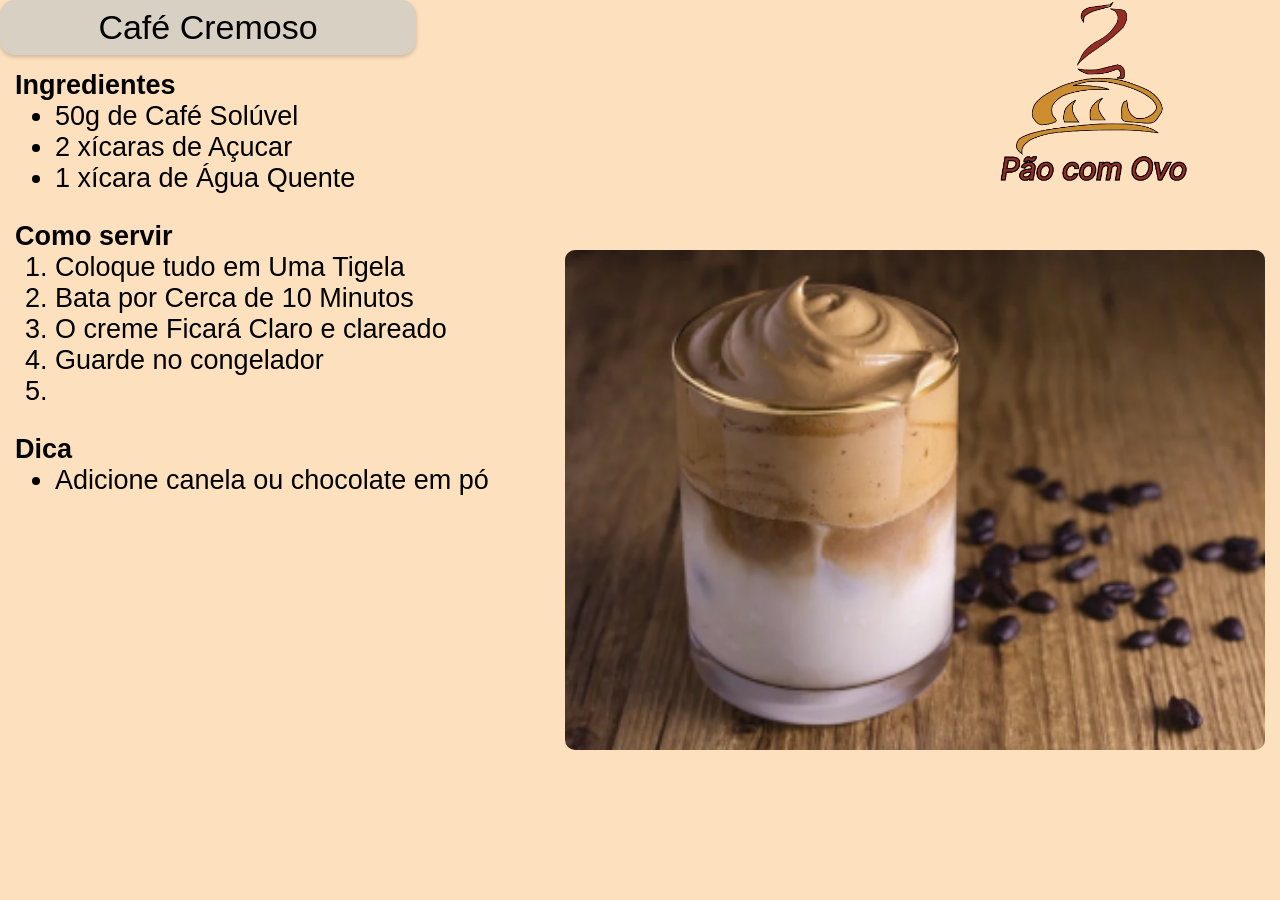
<file: missao 114/Cafe_Cremoso.html>
<!DOCTYPE html>
<html lang="pt-br">
<head>
    <meta charset="UTF-8">
    <meta name="viewport" content="width=device-width, initial-scale=1.0">
    <title>Café Cremoso</title>
    <link rel="stylesheet" href="cssCAFE/Cafe_Cremoso.css">
    <link rel="icon" type="image/png" sizes="32x32" href="imagens/egg.png">
</head>
<body>

<div class="topo">
        <div class="titulo">
            Café Cremoso
        </div>

        <a href ="receitascafe.html"><img src="imagens/pãocomovo2.png" alt="Logo" class="logo"></a>
    </div>

    <div class="conteudo">

        <div class="texto">

            <h2>Ingredientes</h2>

            <ul>
                <li>50g de Café Solúvel</li>
                <li> 2 xícaras de Açucar</li> 
                <li>1 xícara de Água Quente</li>

            </ul>
            <h2>Como servir</h2>
            <ol>
                <li>Coloque tudo em Uma Tigela</li>
                <li>Bata por Cerca de 10 Minutos</li>
                <li>O creme Ficará Claro e clareado</li>
                <li>Guarde no congelador<li>
            </ol>
            <h2>Dica</h2>
            <ul>
                <li>Adicione canela ou chocolate em pó</li>
            </ul>


        </div>

        <img src="imagens/Cafe_Cremoso.png" alt="Café Cremoso" class="foto">

    </div>
</body>
</html>
</file>
<file: Missao 110/css/style.css>
:root {
    --bg-color: #f4f7f6;
    --card-bg: #ffffff;
    --primary: #3498db;
    --text: #2c3e50;
}

body {
    font-family: 'Segoe UI', Tahoma, Geneva, Verdana, sans-serif;
    background-color: var(--bg-color);
    color: var(--text);
    margin: 0;
    padding: 20px;
    display: flex;
    flex-direction: column;
    align-items: center;
}

h1 {
    margin-bottom: 30px;
}

.container {
    display: grid;
    grid-template-columns: repeat(auto-fit, minmax(300px, 1fr));
    gap: 20px;
    width: 100%;
    max-width: 1000px;
}

.card {
    background: var(--card-bg);
    border-radius: 8px;
    padding: 20px;
    box-shadow: 0 4px 6px rgba(0, 0, 0, 0.1);
    display: flex;
    flex-direction: column;
    gap: 15px;
}

.card h2 {
    margin: 0 0 10px 0;
    font-size: 1.2rem;
    border-bottom: 2px solid #ecf0f1;
    padding-bottom: 5px;
}

button,
input[type="submit"] {
    background-color: var(--primary);
    color: white;
    border: none;
    padding: 10px 15px;
    border-radius: 4px;
    cursor: pointer;
    font-weight: bold;
    transition: background 0.2s;
}

button:hover,
input[type="submit"]:hover {
    background-color: #2980b9;
}

input[type="text"] {
    padding: 8px;
    border: 1px solid #bdc3c7;
    border-radius: 4px;
    width: 100%;
    box-sizing: border-box;
}

.box-teste {
    height: 80px;
    background-color: #e74c3c;
    color: white;
    display: flex;
    align-items: center;
    justify-content: center;
    border-radius: 4px;
    font-weight: bold;
    transition: background 0.3s;
}

#log-painel {
    width: 100%;
    max-width: 1000px;
    background: #2c3e50;
    color: #2ecc71;
    padding: 15px;
    border-radius: 8px;
    margin-top: 25px;
    box-sizing: border-box;
    height: 150px;
    overflow-y: auto;
    font-family: monospace;
}
</file>
<file: missao 111/css/style.css>
/* Container centralizado para a atividade */
.container-gravador {
    display: flex;
    flex-direction: column;
    align-items: center;
    justify-content: center;
    padding: 20px;
    font-family: Arial, sans-serif;
}

/* Estilos do botão fornecidos por você */
#btn-gravador {
    padding: 15px 30px;
    font-size: 16px;
    cursor: pointer;
    background-color: #3498db;
    color: white;
    border: none;
    border-radius: 5px;
    user-select: none; /* Evita seleção de texto ao segurar */
    transition: background-color 0.2s;
}

/* Efeito visual quando o botão for clicado/segurado */
#btn-gravador:active {
    background-color: #2980b9;
}

/* Estilos do status fornecidos por você */
#status-gravacao {
    font-weight: bold;
    margin-top: 15px;
    color: #555;
}
</file>
<file: missao 112/css/style.css>
/* Container centralizado para a atividade */
.container-gravador {
    display: flex;
    flex-direction: column;
    align-items: center;
    justify-content: center;
    padding: 20px;
    font-family: Arial, sans-serif;
}

/* Estilos do botão fornecidos por você */
#btn-gravador {
    padding: 15px 30px;
    font-size: 16px;
    cursor: pointer;
    background-color: #3498db;
    color: white;
    border: none;
    border-radius: 5px;
    user-select: none; /* Evita seleção de texto ao segurar */
    transition: background-color 0.2s;
}

/* Efeito visual quando o botão for clicado/segurado */
#btn-gravador:active {
    background-color: #2980b9;
}

/* Estilos do status fornecidos por você */
#status-gravacao {
    font-weight: bold;
    margin-top: 15px;
    color: #555;
}
</file>
<file: missao 114/css/style.css>
body{
    background-color: rgb(253, 225, 190);
    margin: 0;

}

header{
    display: flex;
    justify-content: space-between;
    align-items: center;
    padding: 10px 20px;
}

.logo{
    width: 150px;
}

nav{
    display: flex;
    gap: 20px;
}

nav a{
    color: black;
    text-decoration: none;
}

.btn{
    padding: 10px 20px;
    background-color: #d46c03;
    border: none;
    border-radius: 5px;
    cursor: pointer;
}
main{
    display: flex;
    justify-content: space-between;
    align-items: center;
    padding: 50px 60px;
    box-shadow: 0 4px 8px rgba(2, 2, 2, 0.3);
    border-radius: 20px;
    margin: 20px;
}


.secondimg{
    width: 850px;
    height: auto;
    border-radius: 40px;
}

h1{
    font-size: 48px;
    font-family:'Franklin Gothic Medium', 'Arial Narrow', Arial, sans-serif;
}

p{
    display: flex;
    justify-content: flex-start;
    font-size: 28px;
    font-family:'Franklin Gothic Medium', 'Arial Narrow', Arial, sans-serif;
}
.icones{
    display:flex;
    gap:40px;
    padding:20px 70px;

}
.item{
    display:flex;
    align-items:center;
    gap:10px;
    box-shadow: 5px 5px 10px rgba(0, 0, 0, 0.5);
    border-radius:20px;

}


.item img{
    width:45px;
}

.apresentacao{
    display: flex;
    justify-content: center;
    font-size: 50px;
    font-family:'Franklin Gothic Medium', 'Arial Narrow', Arial, sans-serif;
    margin-top: 25px;
}
.apresentacao2{
    display: flex;
    justify-content: center;
    font-size: 25px;
    font-family:'Franklin Gothic Medium', 'Arial Narrow', Arial, sans-serif;
    margin-top: 10px;
}
.avaliação{
    background-color: rgb(153, 151, 148);
    display: flex;
    justify-content: left;
    margin: 20px auto;
    border-radius: 60px;
    width: 90%;
}
.jacquin{
    width: 200px;
    height: auto;
    border-radius: 50px;
    margin: 20px;
}
.avaliacao-texto2{
    display: flex;
    justify-content: right;
    align-items: center;
    font-size: 35px;
    line-height: 35px;
    font-family:'Franklin Gothic Medium', 'Arial Narrow', Arial, sans-serif;
}
.feedback{
    background-color: #5c0913;
    width: 95%;
    margin: 20px auto;
    border-radius: 25px;
    display: flex;
    align-items: stretch;
    justify-content: flex-start;
    padding: 10px 30px;
    box-shadow: 0px 4px 8px rgba(0,0,0,0.5);
}

.bolabranca{
    width: 80px;
    height: 80px;
    background-color: white;
    border-radius: 50%;
    display: flex;
    justify-content: center;
}

.coracao{
    width: 60px;
    height: auto;
    box-shadow: 0px 4px 8px rgba(0,0,0,0.5);
}
.feedback-texto{
    color: white;
    font-size: 25px;
    font-family:'Franklin Gothic Medium', 'Arial Narrow', Arial, sans-serif;
    display: flex;
    justify-content: center;
    align-items: center;
}

.botoes{
    display: flex;
    gap: 15px;
    margin-left: auto;
}
.botoes input{
    display: none;
}

.botoes label{
    display: inline-block;
    width: 150px;
    height: 100px;  
    text-align: center;
    font-size: 70px;
    background-color: white;
    border-radius: 60px;
    cursor: pointer;
    margin-left:auto;
}

#like:checked + label{
    background-color: green;
    color: white;
}

#dislike:checked + label{
    background-color: red;
    color: white;
}
.btn:hover {
transform: translateY(-5px);
}
.btn a{
color:white;
text-decoration:none;
}

.btn{
background:#B25B2D;
color:white;
border:none;
border-radius:20px;
cursor:pointer;
box-shadow:5px 5px 10px rgba(0, 0, 0, 0.5);
font-size:25px;

}

.btn{
text-decoration: none;
transition: 0.3s;
}
</file>
<file: missao 115/css/style.css>
* {
    margin: 0;
    padding: 0;
    box-sizing: border-box;
    background-color:white;
}

/* Container centralizado para a atividade */
.container-gravador {
    display: flex;
    flex-direction: column;
    align-items: center;
    justify-content: center;
    padding: 20px;
    font-family: Arial, sans-serif;
}

/* Estilos do botão fornecidos por você */
#btn-gravador {
    padding: 15px 30px;
    font-size: 16px;
    cursor: pointer;
    background-color: #3498db;
    color: white;
    border: none;
    border-radius: 5px;
    user-select: none; /* Evita seleção de texto ao segurar */
    transition: background-color 0.2s;
}

/* Efeito visual quando o botão for clicado/segurado */
#btn-gravador:active {
    background-color: #2980b9;
}

/* Estilos do status fornecidos por você */
#status-gravacao {
    font-weight: bold;
    margin-top: 15px;
    color: #555;
}
</file>
<file: missao 116/estilo.css>
@import url('https://fonts.googleapis.com/css2?family=Inter:wght@400;500;600&family=Fira+Code:wght@400;500&display=swap');

*, *::before, *::after { box-sizing: border-box; margin: 0; padding: 0; }

:root {
  --bg:       #0f1117;
  --surface:  #1a1d27;
  --card:     #21253a;
  --border:   #2e3350;
  --accent:   #6c63ff;
  --accent2:  #00d4aa;
  --text:     #e8eaf6;
  --muted:    #8b90b8;
  --code-bg:  #13162b;
  --tag:      #2a2f52;
  --success:  #00d4aa;
  --radius:   12px;
}

body {
  font-family: 'Inter', sans-serif;
  background: var(--bg);
  color: var(--text);
  min-height: 100vh;
  line-height: 1.6;
}

/* ── HEADER ── */
header {
  background: linear-gradient(135deg, #1a1d27 0%, #13162b 100%);
  border-bottom: 1px solid var(--border);
  padding: 3rem 2rem 2.5rem;
  text-align: center;
}
.badge {
  display: inline-block;
  background: var(--tag);
  color: var(--accent);
  font-size: 0.72rem;
  font-weight: 600;
  letter-spacing: 0.12em;
  text-transform: uppercase;
  padding: 4px 14px;
  border-radius: 20px;
  border: 1px solid var(--accent);
  margin-bottom: 1.2rem;
}
header h1 {
  font-size: clamp(1.8rem, 5vw, 3rem);
  font-weight: 600;
  letter-spacing: -0.02em;
  margin-bottom: 0.6rem;
}
header h1 span { color: var(--accent); }
header p {
  color: var(--muted);
  font-size: 1rem;
  max-width: 520px;
  margin: 0 auto;
}

/* ── NAV PILLS ── */
nav {
  display: flex;
  flex-wrap: wrap;
  gap: 8px;
  justify-content: center;
  padding: 1.4rem 2rem;
  background: var(--surface);
  border-bottom: 1px solid var(--border);
  position: sticky;
  top: 0;
  z-index: 10;
}
nav a {
  text-decoration: none;
  font-size: 0.8rem;
  font-weight: 500;
  color: var(--muted);
  background: var(--tag);
  border: 1px solid var(--border);
  padding: 5px 14px;
  border-radius: 20px;
  transition: all 0.2s;
}
nav a:hover { color: var(--accent); border-color: var(--accent); }

/* ── MAIN ── */
main {
  max-width: 820px;
  margin: 0 auto;
  padding: 3rem 1.5rem 5rem;
  display: flex;
  flex-direction: column;
  gap: 2.8rem;
}

/* ── SECTION CARD ── */
.section {
  background: var(--card);
  border: 1px solid var(--border);
  border-radius: var(--radius);
  overflow: hidden;
}
.section-header {
  display: flex;
  align-items: center;
  gap: 12px;
  padding: 1.2rem 1.5rem;
  border-bottom: 1px solid var(--border);
  background: var(--surface);
}
.number {
  width: 28px; height: 28px;
  border-radius: 50%;
  background: var(--accent);
  color: #fff;
  font-size: 0.78rem;
  font-weight: 600;
  display: flex; align-items: center; justify-content: center;
  flex-shrink: 0;
}
.section-header h2 { font-size: 1rem; font-weight: 600; }
.section-header .chip {
  margin-left: auto;
  font-size: 0.7rem;
  color: var(--accent2);
  background: rgba(0,212,170,0.1);
  border: 1px solid rgba(0,212,170,0.25);
  padding: 3px 10px;
  border-radius: 20px;
  font-weight: 500;
  white-space: nowrap;
}
.section-body { padding: 1.5rem; }
.section-body p.desc {
  font-size: 0.92rem;
  color: var(--muted);
  margin-bottom: 1.2rem;
  line-height: 1.65;
}

/* ── DEMO AREA ── */
.demo {
  background: var(--code-bg);
  border: 1px solid var(--border);
  border-radius: 8px;
  padding: 1.2rem 1.4rem;
  margin-bottom: 1.2rem;
  min-height: 70px;
  display: flex;
  flex-direction: column;
  gap: 10px;
}
.demo-label {
  font-size: 0.68rem;
  text-transform: uppercase;
  letter-spacing: 0.1em;
  color: var(--muted);
  font-weight: 600;
  margin-bottom: 4px;
}
.demo p { font-size: 0.95rem; }
.demo img { border-radius: 6px; }

/* ── BUTTONS ── */
.btn-row { display: flex; flex-wrap: wrap; gap: 8px; margin-bottom: 1.2rem; }
button {
  font-family: 'Inter', sans-serif;
  font-size: 0.83rem;
  font-weight: 500;
  padding: 8px 18px;
  border-radius: 8px;
  border: 1px solid var(--accent);
  background: transparent;
  color: var(--accent);
  cursor: pointer;
  transition: all 0.18s;
}
button:hover { background: var(--accent); color: #fff; }
button.secondary {
  border-color: var(--muted);
  color: var(--muted);
}
button.secondary:hover { background: var(--muted); color: var(--bg); }
button.reset {
  border-color: var(--border);
  color: var(--muted);
  font-size: 0.75rem;
  padding: 6px 12px;
}
button.reset:hover { border-color: var(--muted); color: var(--text); background: transparent; }

/* ── CODE BLOCK ── */
details { margin-top: 0.2rem; }
summary {
  font-size: 0.78rem;
  color: var(--muted);
  cursor: pointer;
  user-select: none;
  padding: 4px 0;
  list-style: none;
  display: flex;
  align-items: center;
  gap: 6px;
}
summary::before { content: '{ }'; color: var(--accent); font-family: 'Fira Code', monospace; font-size: 0.8rem; }
summary::-webkit-details-marker { display: none; }
details[open] summary { color: var(--text); margin-bottom: 10px; }
pre {
  background: var(--code-bg);
  border: 1px solid var(--border);
  border-radius: 8px;
  padding: 1rem 1.2rem;
  overflow-x: auto;
  font-family: 'Fira Code', monospace;
  font-size: 0.78rem;
  line-height: 1.7;
  color: #abb2bf;
}
.kw  { color: #c678dd; }
.fn  { color: #61afef; }
.str { color: #98c379; }
.id  { color: #e06c75; }
.cm  { color: #5c6370; font-style: italic; }
.tag { color: #e06c75; }
.atr { color: #d19a66; }
.val { color: #98c379; }

/* ── LAMP ── */
.lamp-wrap { display: flex; flex-direction: column; align-items: center; gap: 10px; }
.lamp-svg { width: 80px; transition: all 0.3s; }

/* ── FOOTER ── */
footer {
  text-align: center;
  padding: 2rem;
  font-size: 0.78rem;
  color: var(--muted);
  border-top: 1px solid var(--border);
}

@media (max-width: 600px) {
  .section-header { flex-wrap: wrap; }
  .chip { margin-left: 0; }
}

/* Estilos dos elementos controlados pelo JavaScript */
.texto-demonstracao3 { transition: all 0.3s; }
.dica-demonstracao5 { color: var(--muted); font-size: 0.85rem; }
.texto-escondido { display: none; color: var(--accent2); font-weight: 500; }
</file>
<file: missao 117/css/style.css>
/* Carrega a fonte da Disney no projeto */
@font-face {
    font-family: 'DisneyFont';
    src: url('../fonts/waltographUI.ttf') format('truetype');
    font-weight: normal;
    font-style: normal;
}

* {
    margin: 0;
    padding: 0;
    box-sizing: border-box;
}

body {
    font-family: 'DisneyFont', Arial, sans-serif;
    background-color: #DDF2FD;
    color: #164E63;;
    padding: 30px;
}

h1 {
    text-align: center;
    margin-bottom: 10px;
}

#contador,
#paginaAtual {
    text-align: center;
    margin-bottom: 10px;
}

.container {
    display: grid;
    grid-template-columns: repeat(auto-fit, minmax(200px, 1fr));
    gap: 20px;
    max-width: 1200px;
    margin: 0 auto;
}

/* CARD */

.card {
    background-color: white;
    border-radius: 15px;
    padding: 15px;
    text-align: center;
    box-shadow: 0 4px 10px rgba(0, 0, 0, 0.15);
    transition: 0.3s;
}

.card:hover {
    transform: translateY(-5px);
}

/* IMAGEM */

.card img {
    width: 100%;
    height: 200px;
    object-fit: contain;
    border-radius: 10px;
}

/* NOME */

.card p {
    margin-top: 10px;
    font-size: 20px;
}

/* BOTÃO */

#btnCarregar {
    display: block;
    margin: 30px auto;
    padding: 12px 25px;
    border: none;
    border-radius: 8px;
    cursor: pointer;
    font-size: 16px;
}

#btnCarregar:hover {
    background-color: #ff7300;
}
</file>
<file: missao 118/css/style.css>
*{
    box-sizing: border-box;
}

body{
    background-color: rgb(253, 225, 190);
    margin: 0;
    overflow-x: hidden;

}

img{
    max-width: 100%;
    height: auto;
}

header{
    display: flex;
    justify-content: space-between;
    align-items: center;
    padding: 10px 20px;
    flex-wrap: wrap;
    gap: 15px;
}

.logo{
    width: 150px;
    max-width: 40vw;
}

nav{
    display: flex;
    gap: 20px;
    flex-wrap: wrap;
    justify-content: center;
}

nav a{
    color: black;
    text-decoration: none;
}

.btn{
    padding: 10px 20px;
    background-color: #d46c03;
    border: none;
    border-radius: 5px;
    cursor: pointer;
}
main{
    display: flex;
    justify-content: space-between;
    align-items: center;
    padding: 50px 60px;
    box-shadow: 0 4px 8px rgba(2, 2, 2, 0.3);
    border-radius: 20px;
    margin: 20px;
    flex-wrap: wrap;
    gap: 30px;
}

.texto{
    flex: 1 1 350px;
    min-width: 0;
}

.secondimg{
    width: 850px;
    max-width: 100%;
    height: auto;
    border-radius: 40px;
    flex: 1 1 350px;
}

h1{
    font-size: 48px;
    font-family:'Franklin Gothic Medium', 'Arial Narrow', Arial, sans-serif;
}

p{
    display: flex;
    justify-content: flex-start;
    font-size: 28px;
    font-family:'Franklin Gothic Medium', 'Arial Narrow', Arial, sans-serif;
}
.icones{
    display:flex;
    flex-wrap: wrap;
    gap:40px;
    padding:20px 70px;
    justify-content: center;

}
.item{
    display:flex;
    align-items:center;
    gap:10px;
    box-shadow: 5px 5px 10px rgba(0, 0, 0, 0.5);
    border-radius:20px;
    padding: 10px 15px;
    background-color: #6e1822;
    color: white;

}


.item img{
    width:45px;
}

.apresentacao{
    display: flex;
    justify-content: center;
    font-size: 50px;
    font-family:'Franklin Gothic Medium', 'Arial Narrow', Arial, sans-serif;
    margin-top: 25px;
}
.apresentacao2{
    display: flex;
    justify-content: center;
    font-size: 25px;
    font-family:'Franklin Gothic Medium', 'Arial Narrow', Arial, sans-serif;
    margin-top: 10px;
}
.avaliação{
    background-color: rgb(153, 151, 148);
    display: flex;
    flex-wrap: wrap;
    justify-content: left;
    margin: 20px auto;
    border-radius: 60px;
    width: 90%;
}
.jacquin{
    width: 200px;
    height: auto;
    border-radius: 50px;
    margin: 20px;
}
.avaliacao-texto2{
    display: flex;
    flex: 1 1 300px;
    justify-content: right;
    align-items: center;
    font-size: 35px;
    line-height: 35px;
    font-family:'Franklin Gothic Medium', 'Arial Narrow', Arial, sans-serif;
}
.feedback{
    background-color: #5c0913;
    width: 95%;
    margin: 20px auto;
    border-radius: 25px;
    display: flex;
    flex-wrap: wrap;
    align-items: center;
    justify-content: flex-start;
    padding: 10px 30px;
    box-shadow: 0px 4px 8px rgba(0,0,0,0.5);
    gap: 15px;
}

.bolabranca{
    width: 80px;
    height: 80px;
    background-color: white;
    border-radius: 50%;
    display: flex;
    justify-content: center;
}

.coracao{
    width: 60px;
    height: auto;
    box-shadow: 0px 4px 8px rgba(0,0,0,0.5);
}
.feedback-texto{
    color: white;
    font-size: 25px;
    font-family:'Franklin Gothic Medium', 'Arial Narrow', Arial, sans-serif;
    display: flex;
    justify-content: center;
    align-items: center;
}

.botoes{
    display: flex;
    gap: 15px;
    margin-left: auto;
}
.botoes input{
    display: none;
}

.botoes label{
    display: inline-block;
    width: 150px;
    height: 100px;  
    text-align: center;
    font-size: 70px;
    background-color: white;
    border-radius: 60px;
    cursor: pointer;
    margin-left:auto;
}

#like:checked + label{
    background-color: green;
    color: white;
}

#dislike:checked + label{
    background-color: red;
    color: white;
}
.btn:hover {
transform: translateY(-5px);
}
.btn a{
color:white;
text-decoration:none;
}

.btn{
background:#B25B2D;
color:white;
border:none;
border-radius:20px;
cursor:pointer;
box-shadow:5px 5px 10px rgba(0, 0, 0, 0.5);
font-size:25px;

}

.btn{
text-decoration: none;
transition: 0.3s;
}

/* ===================== RESPONSIVO ===================== */

/* Tablets */
@media (max-width: 1024px) {
    main{
        padding: 40px 30px;
    }

    h1{
        font-size: 38px;
    }

    p{
        font-size: 22px;
    }

    .apresentacao{
        font-size: 40px;
        text-align: center;
    }

    .apresentacao2{
        font-size: 20px;
        text-align: center;
        padding: 0 20px;
    }

    .avaliacao-texto2{
        font-size: 26px;
        line-height: 32px;
    }
}

/* Tablets pequenos / celulares grandes */
@media (max-width: 768px) {
    header{
        justify-content: center;
        text-align: center;
    }

    nav{
        gap: 12px;
        font-size: 14px;
    }

    main{
        flex-direction: column;
        text-align: center;
        padding: 30px 20px;
    }

    .texto{
        display: flex;
        flex-direction: column;
        align-items: center;
    }

    p{
        justify-content: center;
        text-align: center;
    }

    .icones{
        padding: 20px 20px;
        gap: 20px;
    }

    .item{
        flex: 1 1 100%;
        justify-content: center;
    }

    .avaliação{
        flex-direction: column;
        align-items: center;
        text-align: center;
        border-radius: 30px;
    }

    .avaliacao-texto2{
        justify-content: center;
        padding: 0 20px 20px;
    }

    .feedback{
        flex-direction: column;
        text-align: center;
        border-radius: 25px;
        padding: 20px;
    }

    .bolabranca{
        margin: 0 auto;
    }

    .feedback-texto{
        text-align: center;
    }

    .botoes{
        margin: 0 auto;
    }
}

/* Celulares */
@media (max-width: 480px) {
    .logo{
        width: 110px;
    }

    h1{
        font-size: 28px;
    }

    p{
        font-size: 18px;
    }

    .btn{
        font-size: 18px;
        padding: 8px 14px;
    }

    .apresentacao{
        font-size: 28px;
    }

    .apresentacao2{
        font-size: 16px;
    }

    .avaliacao-texto{
        font-size: 20px;
    }

    .avaliacao-texto2{
        font-size: 18px;
        line-height: 24px;
    }

    .jacquin{
        width: 130px;
        margin: 15px;
    }

    .feedback-texto{
        font-size: 18px;
    }

    .botoes label{
        width: 90px;
        height: 70px;
        font-size: 40px;
        border-radius: 30px;
    }

    .bolabranca{
        width: 60px;
        height: 60px;
    }

    .coracao{
        width: 40px;
    }
}
</file>
<file: missao 114/cssdoce/Affogato.css>
body{
    margin: 0;
    background-color: rgb(253, 225, 190);
    font-family: 'Franklin Gothic Medium', 'Arial Narrow', Arial, sans-serif;
}


.titulo{
    background-color: #d8d0c3;
    width: 400px;
    text-align: center;
    padding: 8px;
    border-radius: 15px;
    font-size: 34px;
    margin: 0;
    box-shadow: 0 2px 4px rgba(0,0,0,0.2);
}

.logo{
    width: 250px;
    display:flex;
    right: 50px;
    position: absolute;
    margin-top: -60px;
}

.conteudo{
    display: flex;
    justify-content: space-between;
    margin-top: 15px;
    padding: 0 15px;
}

.texto{
    width: 40%;
}

.texto h2{
    font-size: 27px;
    margin: 0;
}

.texto ul{
    margin-top: 0;
    font-size: 27px;
}

.texto ol{
    margin-top: 0;
    font-size: 27px;
}

.texto p{
    margin-top: 0;
    font-size: 27px;
}

.foto{
    width: 700px;
    height: 500px;
    margin-top: 180px;
    border-radius: 10px;
}
</file>
<file: missao 114/cssdoce/Bolo_Pao_Banana_Chocolate.css>
body{
    margin: 0;
    background-color: rgb(253, 225, 190);
    font-family: 'Franklin Gothic Medium', 'Arial Narrow', Arial, sans-serif;
}


.titulo{
    background-color: #d8d0c3;
    width:400px;
    text-align: center;
    padding: 8px;
    border-radius: 15px;
    font-size: 34px;
    margin: 0;
    box-shadow: 0 2px 4px rgba(0,0,0,0.2);
}

.logo{
    width: 250px;
    display:flex;
    right: 50px;
    position: absolute;
    margin-top: -60px;
}

.conteudo{
    display: flex;
    justify-content: space-between;
    margin-top: 15px;
    padding: 0 15px;
}

.texto{
    width: 40%;
}

.texto h2{
    font-size: 27px;
    margin: 0;
}

.texto ul{
    margin-top: 0;
    font-size: 27px;
}

.texto ol{
    margin-top: 0;
    font-size: 27px;
}

.texto p{
    margin-top: 0;
    font-size: 27px;
}

.foto{
    width: 700px;
    height: 500px;
    margin-top: 180px;
    border-radius: 10px;
}
</file>
<file: missao 114/cssSALGADO/BruschettaOvoCodorna.css>
body{
    margin: 0;
    background-color: rgb(253, 225, 190);
    font-family: 'Franklin Gothic Medium', 'Arial Narrow', Arial, sans-serif;
}


.titulo{
    background-color: #d8d0c3;
    width: 400px;
    text-align: center;
    padding: 8px;
    border-radius: 15px;
    font-size: 34px;
    margin: 0;
    box-shadow: 0 2px 4px rgba(0,0,0,0.2);
}

.logo{
    width: 250px;
    display:flex;
    right: 50px;
    position: absolute;
    margin-top: -60px;
}

.conteudo{
    display: flex;
    justify-content: space-between;
    margin-top: 15px;
    padding: 0 15px;
}

.texto{
    width: 40%;
}

.texto h2{
    font-size: 27px;
    margin: 0;
}

.texto ul{
    margin-top: 0;
    font-size: 27px;
}

.texto ol{
    margin-top: 0;
    font-size: 27px;
}

.texto p{
    margin-top: 0;
    font-size: 27px;
}

.foto{
    width: 700px;
    height: 500px;
    margin-top: 180px;
    border-radius: 10px;
}
</file>
<file: missao 114/cssCAFE/Cafe_Chocolate.css>
body{
    margin: 0;
    background-color: rgb(253, 225, 190);
    font-family: 'Franklin Gothic Medium', 'Arial Narrow', Arial, sans-serif;
}


.titulo{
    background-color: #d8d0c3;
    width:400px;
    text-align: center;
    padding: 8px;
    border-radius: 15px;
    font-size: 34px;
    margin: 0;
    box-shadow: 0 2px 4px rgba(0,0,0,0.2);
}

.logo{
    width: 250px;
    display:flex;
    right: 50px;
    position: absolute;
    margin-top: -60px;
}

.conteudo{
    display: flex;
    justify-content: space-between;
    margin-top: 15px;
    padding: 0 15px;
}

.texto{
    width: 40%;
}

.texto h2{
    font-size: 27px;
    margin: 0;
}

.texto ul{
    margin-top: 0;
    font-size: 27px;
}

.texto ol{
    margin-top: 0;
    font-size: 27px;
}

.texto p{
    margin-top: 0;
    font-size: 27px;
}

.foto{
    width: 700px;
    height: 500px;
    margin-top: 180px;
    border-radius: 10px;
}
</file>
<file: missao 114/cssCAFE/Cafe_Cremoso.css>
body{
    margin: 0;
    background-color: rgb(253, 225, 190);
    font-family: 'Franklin Gothic Medium', 'Arial Narrow', Arial, sans-serif;
}


.titulo{
    background-color: #d8d0c3;
    width:400px;
    text-align: center;
    padding: 8px;
    border-radius: 15px;
    font-size: 34px;
    margin: 0;
    box-shadow: 0 2px 4px rgba(0,0,0,0.2);
}

.logo{
    width: 250px;
    display:flex;
    right: 50px;
    position: absolute;
    margin-top: -60px;
}

.conteudo{
    display: flex;
    justify-content: space-between;
    margin-top: 15px;
    padding: 0 15px;
}

.texto{
    width: 40%;
}

.texto h2{
    font-size: 27px;
    margin: 0;
}

.texto ul{
    margin-top: 0;
    font-size: 27px;
}

.texto ol{
    margin-top: 0;
    font-size: 27px;
}

.texto p{
    margin-top: 0;
    font-size: 27px;
}

.foto{
    width: 700px;
    height: 500px;
    margin-top: 180px;
    border-radius: 10px;
}
</file>
